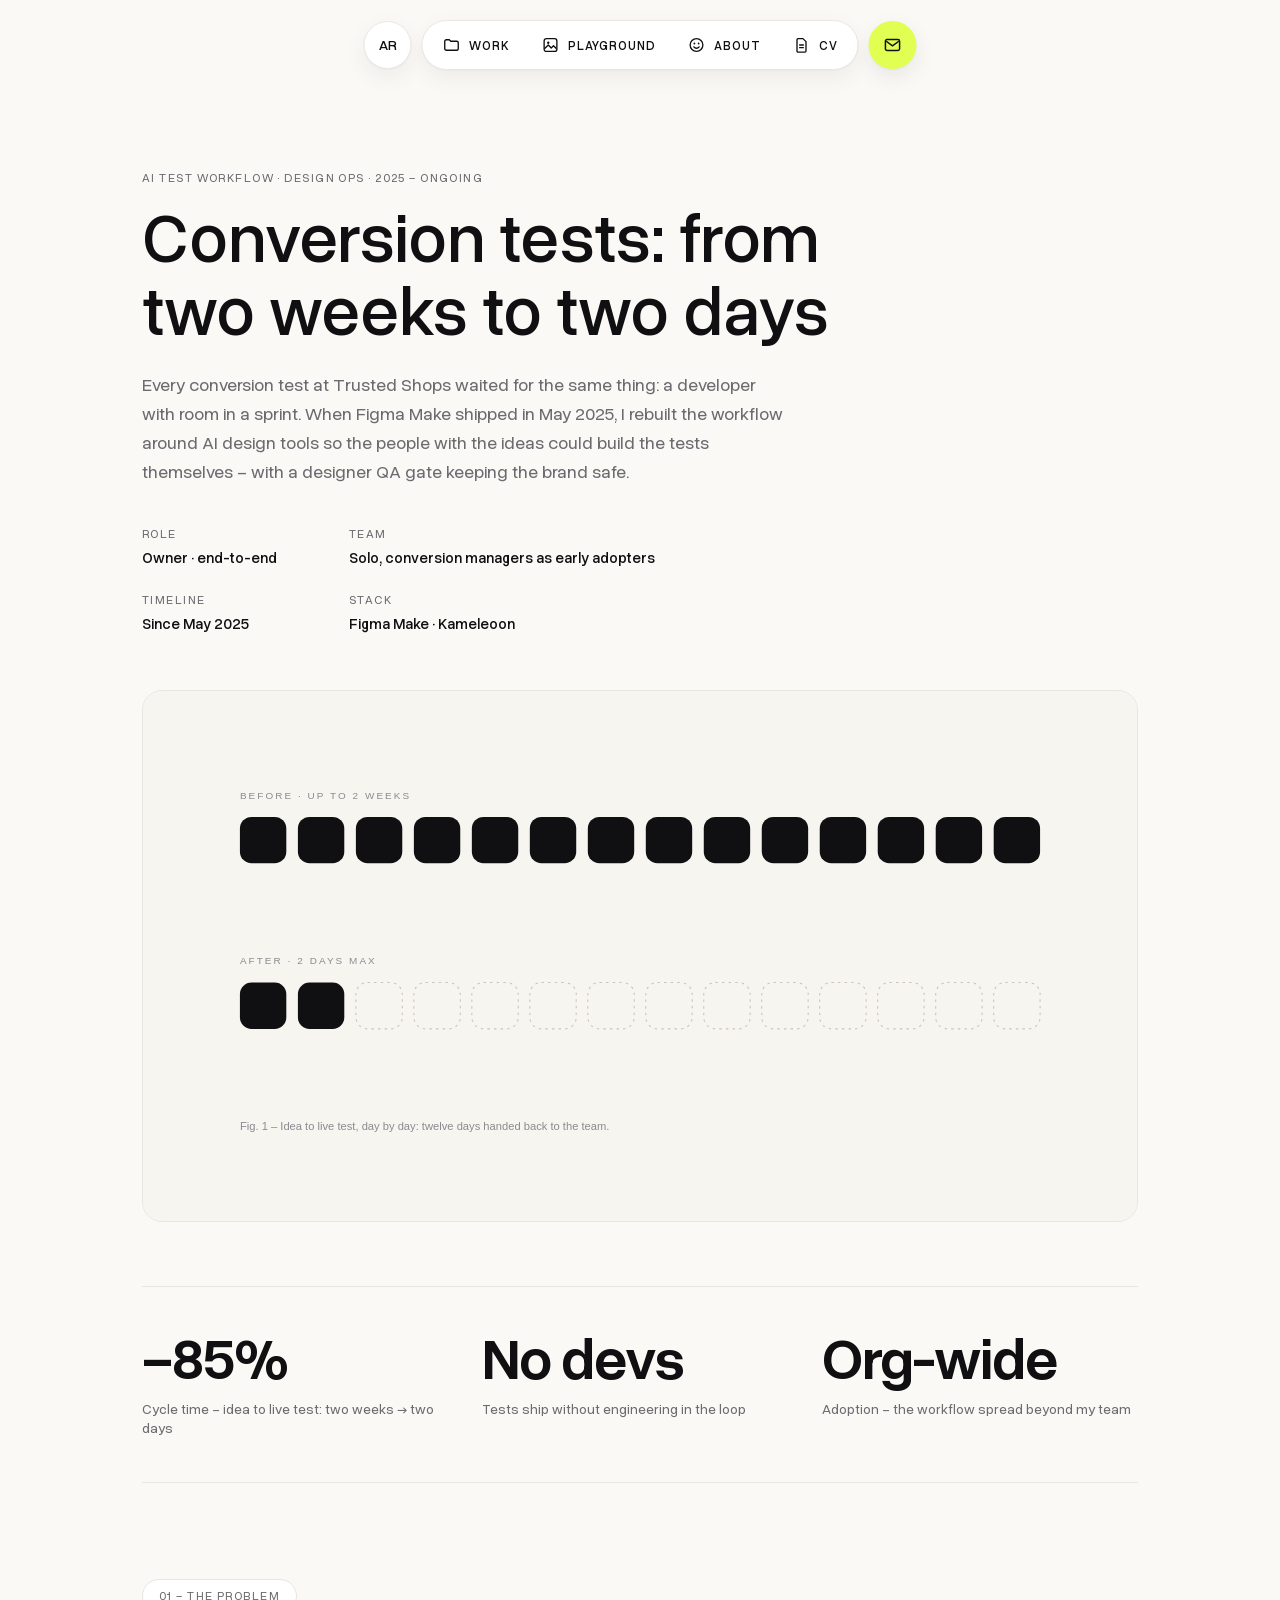
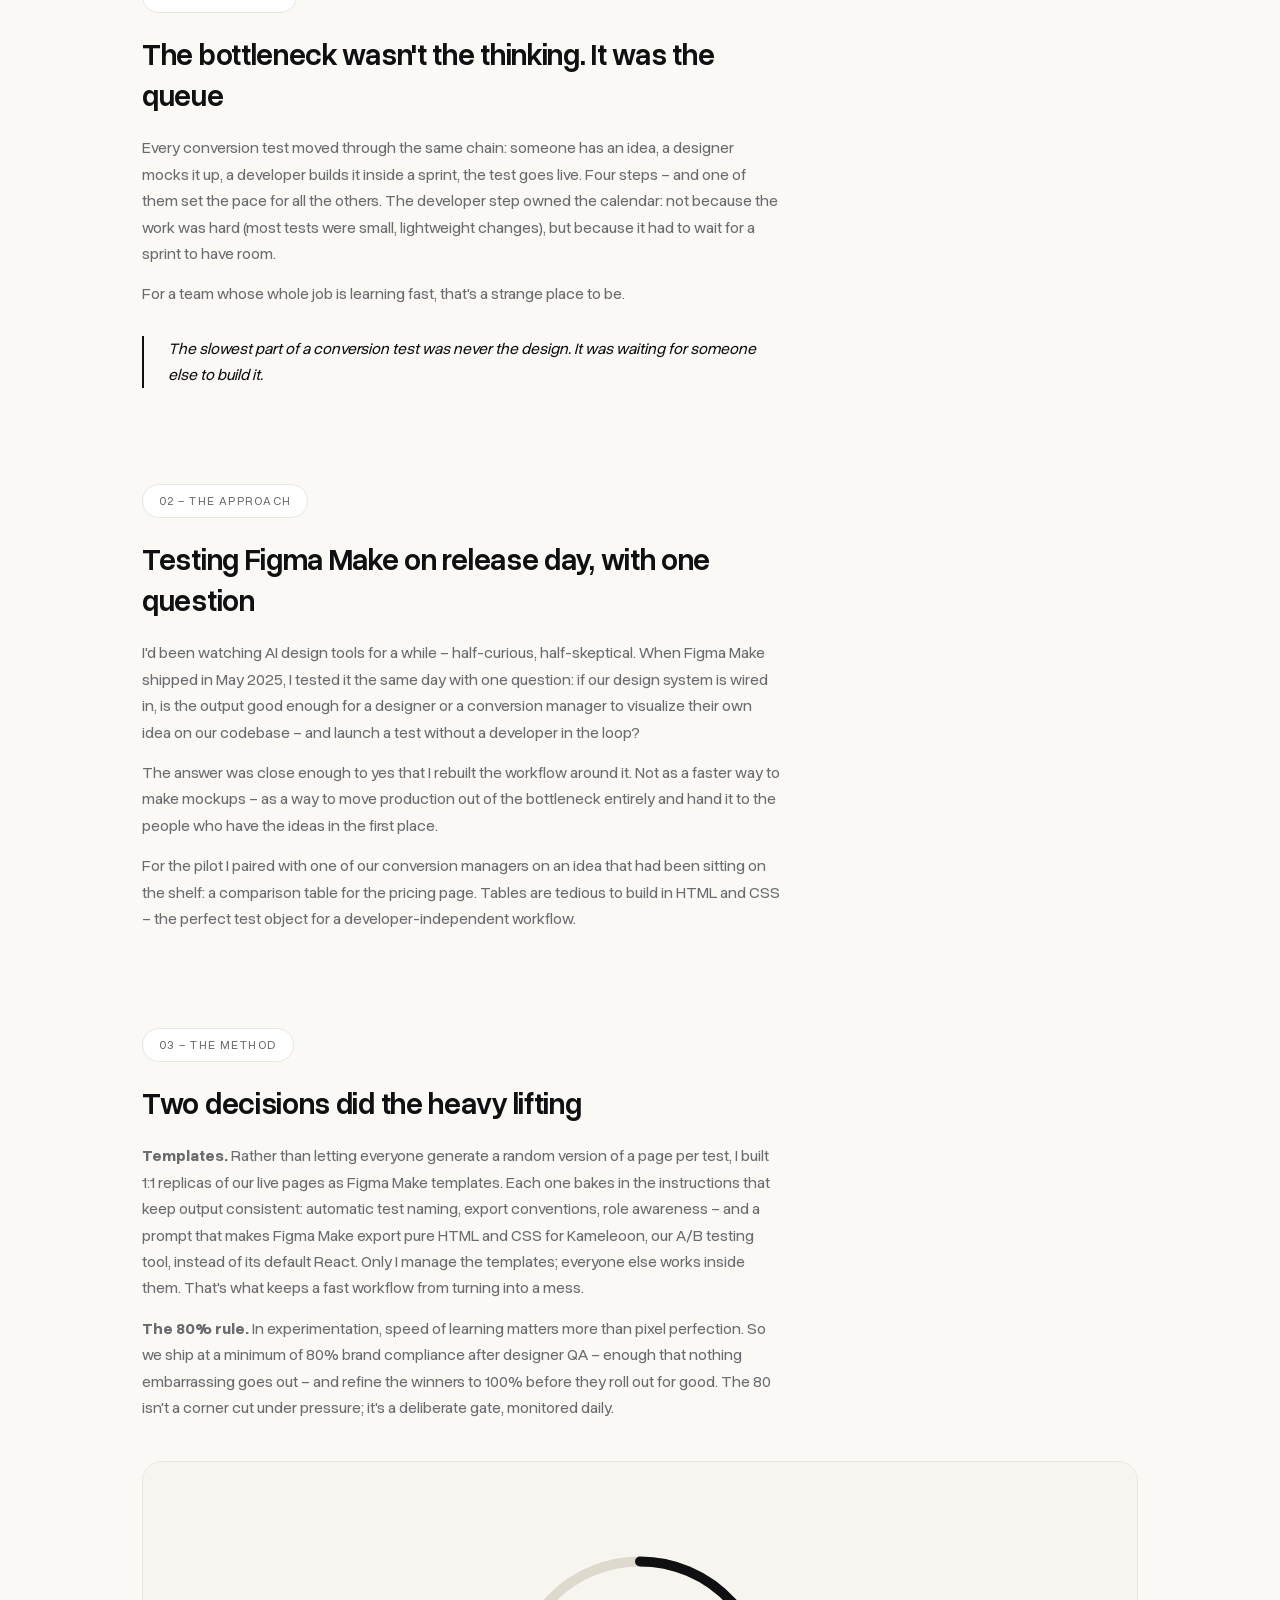
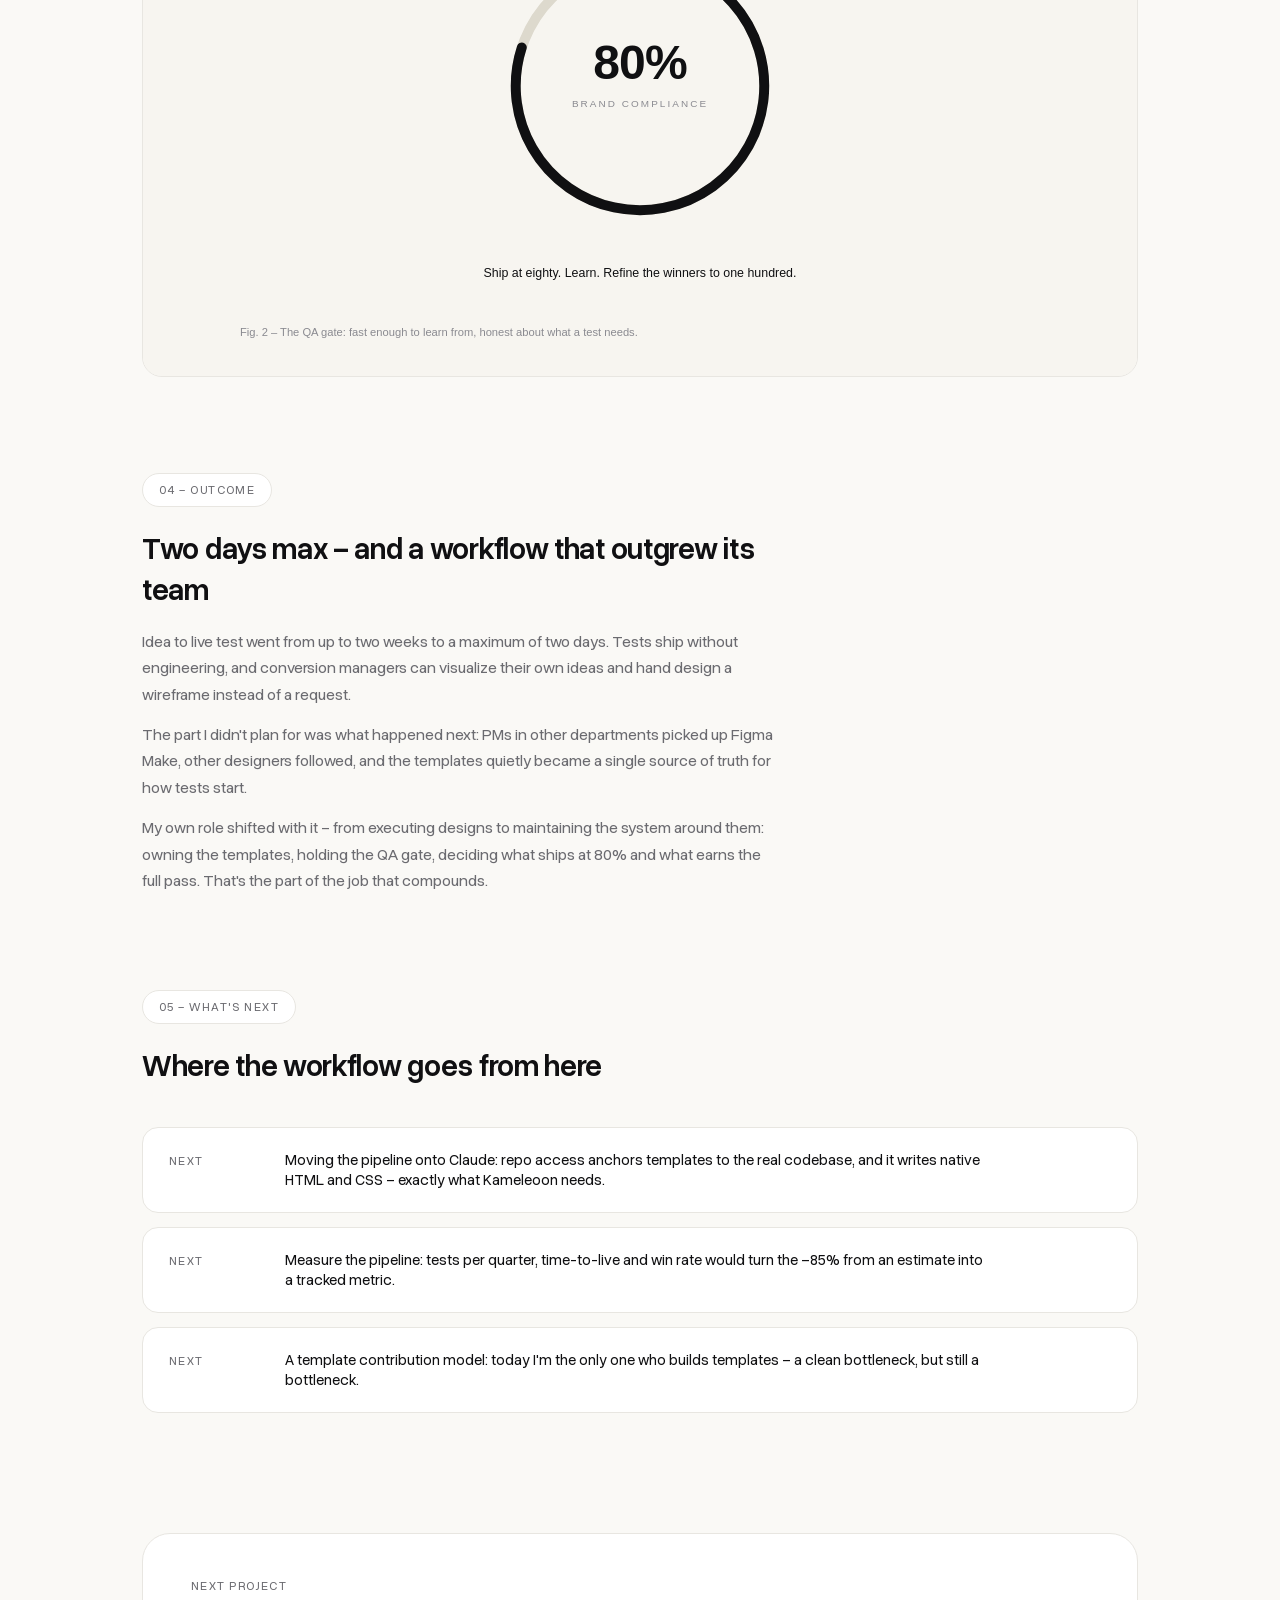
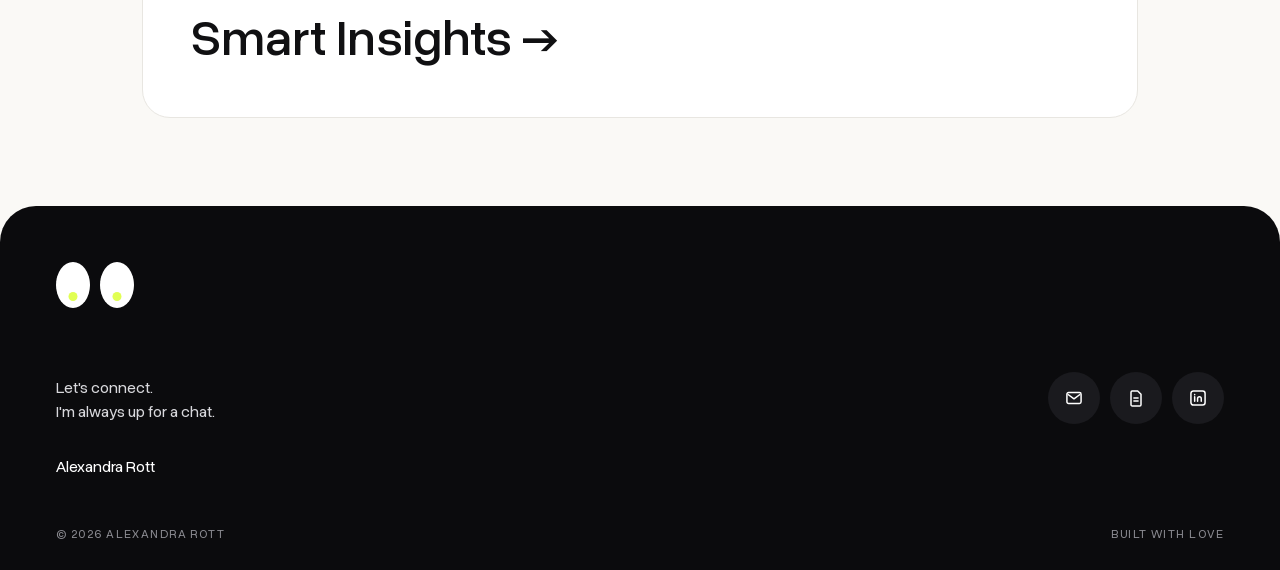
<file: case-ai-workflow.html>
<!DOCTYPE html>
<html lang="en">
<head>
  <meta charset="UTF-8">
  <meta name="viewport" content="width=device-width, initial-scale=1.0">
  <title>AI Test Workflow – Alexandra Rott</title>
  <link rel="preconnect" href="https://fonts.googleapis.com">
  <link rel="preconnect" href="https://fonts.gstatic.com" crossorigin>
  <link href="https://fonts.googleapis.com/css2?family=Instrument+Serif:ital@0;1&family=Space+Grotesk:wght@400;500;600&family=Space+Mono:wght@400;700&display=swap" rel="stylesheet">
  <link rel="stylesheet" href="css/style.css">
</head>
<body>

  <header class="site-header">
    <a class="monogram" href="index.html" aria-label="Home">AR</a>
    <nav class="nav-pill" aria-label="Main">
      <a href="index.html#work" class="nav-link is-active">
        <svg viewBox="0 0 24 24" class="nav-icon"><path d="M3 7a2 2 0 0 1 2-2h4l2 2h8a2 2 0 0 1 2 2v8a2 2 0 0 1-2 2H5a2 2 0 0 1-2-2V7z" fill="none" stroke="currentColor" stroke-width="1.8" stroke-linejoin="round"/></svg>
        Work
      </a>
      <a href="playground.html" class="nav-link">
        <svg viewBox="0 0 24 24" class="nav-icon"><rect x="3.5" y="3.5" width="17" height="17" rx="3" fill="none" stroke="currentColor" stroke-width="1.8"/><circle cx="9" cy="9" r="1.6" fill="currentColor"/><path d="M4 17l5-5 4 4 3-3 4 4" fill="none" stroke="currentColor" stroke-width="1.8" stroke-linejoin="round"/></svg>
        Playground
      </a>
      <a href="about.html" class="nav-link">
        <svg viewBox="0 0 24 24" class="nav-icon"><circle cx="12" cy="12" r="8.5" fill="none" stroke="currentColor" stroke-width="1.8"/><circle cx="9.2" cy="10" r="1.2" fill="currentColor"/><circle cx="14.8" cy="10" r="1.2" fill="currentColor"/><path d="M8.5 14.5c.9 1.2 2.1 1.8 3.5 1.8s2.6-.6 3.5-1.8" fill="none" stroke="currentColor" stroke-width="1.8" stroke-linecap="round"/></svg>
        About
      </a>
      <a href="#" class="nav-link" title="CV – coming soon">
        <svg viewBox="0 0 24 24" class="nav-icon"><path d="M7 3.5h7l4 4V20a1.5 1.5 0 0 1-1.5 1.5h-9A1.5 1.5 0 0 1 6 20V5A1.5 1.5 0 0 1 7.5 3.5z" fill="none" stroke="currentColor" stroke-width="1.8" stroke-linejoin="round"/><path d="M9.5 12h5M9.5 15.5h5" stroke="currentColor" stroke-width="1.8" stroke-linecap="round"/></svg>
        CV
      </a>
    </nav>
    <a class="mail-button" href="mailto:hello@example.com" aria-label="Email me">
      <svg viewBox="0 0 24 24"><rect x="3.5" y="5.5" width="17" height="13" rx="2" fill="none" stroke="currentColor" stroke-width="1.8"/><path d="M4.5 7.5l7.5 5.5 7.5-5.5" fill="none" stroke="currentColor" stroke-width="1.8" stroke-linejoin="round"/></svg>
    </a>
  </header>

  <main class="case">

    <!-- 1. hero -->
    <section class="case-hero">
      <p class="mono">AI Test Workflow · Design Ops · 2025 – ongoing</p>
      <h1 class="case-title serif">Conversion tests: from two weeks to two days</h1>
      <p class="case-intro">Every conversion test at Trusted Shops waited for the same thing: a developer with room in a sprint. When Figma Make shipped in May 2025, I rebuilt the workflow around AI design tools so the people with the ideas could build the tests themselves – with a designer QA gate keeping the brand safe.</p>

      <dl class="case-facts">
        <div><dt class="mono">Role</dt><dd>Owner · end-to-end</dd></div>
        <div><dt class="mono">Team</dt><dd>Solo, conversion managers as early adopters</dd></div>
        <div><dt class="mono">Timeline</dt><dd>Since May 2025</dd></div>
        <div><dt class="mono">Stack</dt><dd>Figma Make · Kameleoon</dd></div>
      </dl>
    </section>

    <!-- 2. hero figure -->
    <div class="case-media case-media-hero is-img">
      <img src="assets/aw-cycle.svg" alt="Conversion-test cycle before and after: four handoffs with a sprint queue vs. a two-day AI-assisted pipeline" loading="lazy">
    </div>

    <!-- 3. impact strip -->
    <section class="case-impact">
      <div class="impact-item">
        <p class="impact-num serif">–85%</p>
        <p class="impact-label">Cycle time – idea to live test: two weeks → two days</p>
      </div>
      <div class="impact-item">
        <p class="impact-num serif">No devs</p>
        <p class="impact-label">Tests ship without engineering in the loop</p>
      </div>
      <div class="impact-item">
        <p class="impact-num serif">Org-wide</p>
        <p class="impact-label">Adoption – the workflow spread beyond my team</p>
      </div>
    </section>

    <!-- 4. the problem -->
    <section class="case-section">
      <p class="case-kicker mono">01 – The problem</p>
      <div class="case-body">
        <h2>The bottleneck wasn't the thinking. It was the queue</h2>
        <p>Every conversion test moved through the same chain: someone has an idea, a designer mocks it up, a developer builds it inside a sprint, the test goes live. Four steps – and one of them set the pace for all the others. The developer step owned the calendar: not because the work was hard (most tests were small, lightweight changes), but because it had to wait for a sprint to have room.</p>
        <p>For a team whose whole job is learning fast, that's a strange place to be.</p>
        <p class="case-quote serif">The slowest part of a conversion test was never the design. It was waiting for someone else to build it.</p>
      </div>
    </section>

    <!-- 5. the approach -->
    <section class="case-section">
      <p class="case-kicker mono">02 – The approach</p>
      <div class="case-body">
        <h2>Testing Figma Make on release day, with one question</h2>
        <p>I'd been watching AI design tools for a while – half-curious, half-skeptical. When Figma Make shipped in May 2025, I tested it the same day with one question: if our design system is wired in, is the output good enough for a designer or a conversion manager to visualize their own idea on our codebase – and launch a test without a developer in the loop?</p>
        <p>The answer was close enough to yes that I rebuilt the workflow around it. Not as a faster way to make mockups – as a way to move production out of the bottleneck entirely and hand it to the people who have the ideas in the first place.</p>
        <p>For the pilot I paired with one of our conversion managers on an idea that had been sitting on the shelf: a comparison table for the pricing page. Tables are tedious to build in HTML and CSS – the perfect test object for a developer-independent workflow.</p>
      </div>
    </section>

    <!-- 6. the method -->
    <section class="case-section">
      <p class="case-kicker mono">03 – The method</p>
      <div class="case-body">
        <h2>Two decisions did the heavy lifting</h2>
        <p><strong>Templates.</strong> Rather than letting everyone generate a random version of a page per test, I built 1:1 replicas of our live pages as Figma Make templates. Each one bakes in the instructions that keep output consistent: automatic test naming, export conventions, role awareness – and a prompt that makes Figma Make export pure HTML and CSS for Kameleoon, our A/B testing tool, instead of its default React. Only I manage the templates; everyone else works inside them. That's what keeps a fast workflow from turning into a mess.</p>
        <p><strong>The 80% rule.</strong> In experimentation, speed of learning matters more than pixel perfection. So we ship at a minimum of 80% brand compliance after designer QA – enough that nothing embarrassing goes out – and refine the winners to 100% before they roll out for good. The 80 isn't a corner cut under pressure; it's a deliberate gate, monitored daily.</p>
      </div>
      <div class="case-media is-img">
        <img src="assets/aw-pipeline.svg" alt="The new pipeline: idea, design-system template, designer QA gate at 80% brand compliance, live test, winners refined to 100%" loading="lazy">
      </div>
    </section>

    <!-- 7. outcome -->
    <section class="case-section">
      <p class="case-kicker mono">04 – Outcome</p>
      <div class="case-body">
        <h2>Two days max – and a workflow that outgrew its team</h2>
        <p>Idea to live test went from up to two weeks to a maximum of two days. Tests ship without engineering, and conversion managers can visualize their own ideas and hand design a wireframe instead of a request.</p>
        <p>The part I didn't plan for was what happened next: PMs in other departments picked up Figma Make, other designers followed, and the templates quietly became a single source of truth for how tests start.</p>
        <p>My own role shifted with it – from executing designs to maintaining the system around them: owning the templates, holding the QA gate, deciding what ships at 80% and what earns the full pass. That's the part of the job that compounds.</p>
      </div>
    </section>

    <!-- 8. limitations & next -->
    <section class="case-section">
      <p class="case-kicker mono">05 – What's next</p>
      <div class="case-body">
        <h2>Where the workflow goes from here</h2>
      </div>
      <div class="experiments">
        <div class="experiment-row">
          <p class="mono">Next</p>
          <p>Moving the pipeline onto Claude: repo access anchors templates to the real codebase, and it writes native HTML and CSS – exactly what Kameleoon needs.</p>
        </div>
        <div class="experiment-row">
          <p class="mono">Next</p>
          <p>Measure the pipeline: tests per quarter, time-to-live and win rate would turn the –85% from an estimate into a tracked metric.</p>
        </div>
        <div class="experiment-row">
          <p class="mono">Next</p>
          <p>A template contribution model: today I'm the only one who builds templates – a clean bottleneck, but still a bottleneck.</p>
        </div>
      </div>
    </section>

    <!-- 9. next project -->
    <a class="case-next" href="case-smart-insights.html">
      <p class="mono">Next project</p>
      <p class="case-next-name serif">Smart Insights →</p>
    </a>

  </main>

  <footer class="site-footer">
    <div class="eyes" aria-hidden="true">
      <span class="eye"><span class="pupil"></span></span>
      <span class="eye"><span class="pupil"></span></span>
    </div>
    <div class="footer-row">
      <p class="footer-note">Let's connect.<br>I'm always up for a chat.</p>
      <div class="footer-actions">
        <a class="icon-button" href="mailto:hello@example.com" aria-label="Email">
          <svg viewBox="0 0 24 24"><rect x="3.5" y="5.5" width="17" height="13" rx="2" fill="none" stroke="currentColor" stroke-width="1.8"/><path d="M4.5 7.5l7.5 5.5 7.5-5.5" fill="none" stroke="currentColor" stroke-width="1.8" stroke-linejoin="round"/></svg>
        </a>
        <a class="icon-button" href="#" aria-label="CV – coming soon">
          <svg viewBox="0 0 24 24"><path d="M7 3.5h7l4 4V20a1.5 1.5 0 0 1-1.5 1.5h-9A1.5 1.5 0 0 1 6 20V5A1.5 1.5 0 0 1 7.5 3.5z" fill="none" stroke="currentColor" stroke-width="1.8" stroke-linejoin="round"/><path d="M9.5 12h5M9.5 15.5h5" stroke="currentColor" stroke-width="1.8" stroke-linecap="round"/></svg>
        </a>
        <a class="icon-button" href="#" aria-label="LinkedIn – add link">
          <svg viewBox="0 0 24 24"><rect x="3.5" y="3.5" width="17" height="17" rx="3" fill="none" stroke="currentColor" stroke-width="1.8"/><path d="M8 10.5V16M8 7.8v.2M11.5 16v-3.2a2.2 2.2 0 0 1 4.4 0V16" fill="none" stroke="currentColor" stroke-width="1.8" stroke-linecap="round"/></svg>
        </a>
      </div>
    </div>
    <p class="footer-name serif">Alexandra Rott</p>
    <div class="footer-bottom mono">
      <span>© 2026 Alexandra Rott</span>
      <span>Built with love</span>
    </div>
  </footer>

  <script data-goatcounter="https://alexproduct.goatcounter.com/count"
          async src="//gc.zgo.at/count.js"></script>
</body>
</html>
</file>
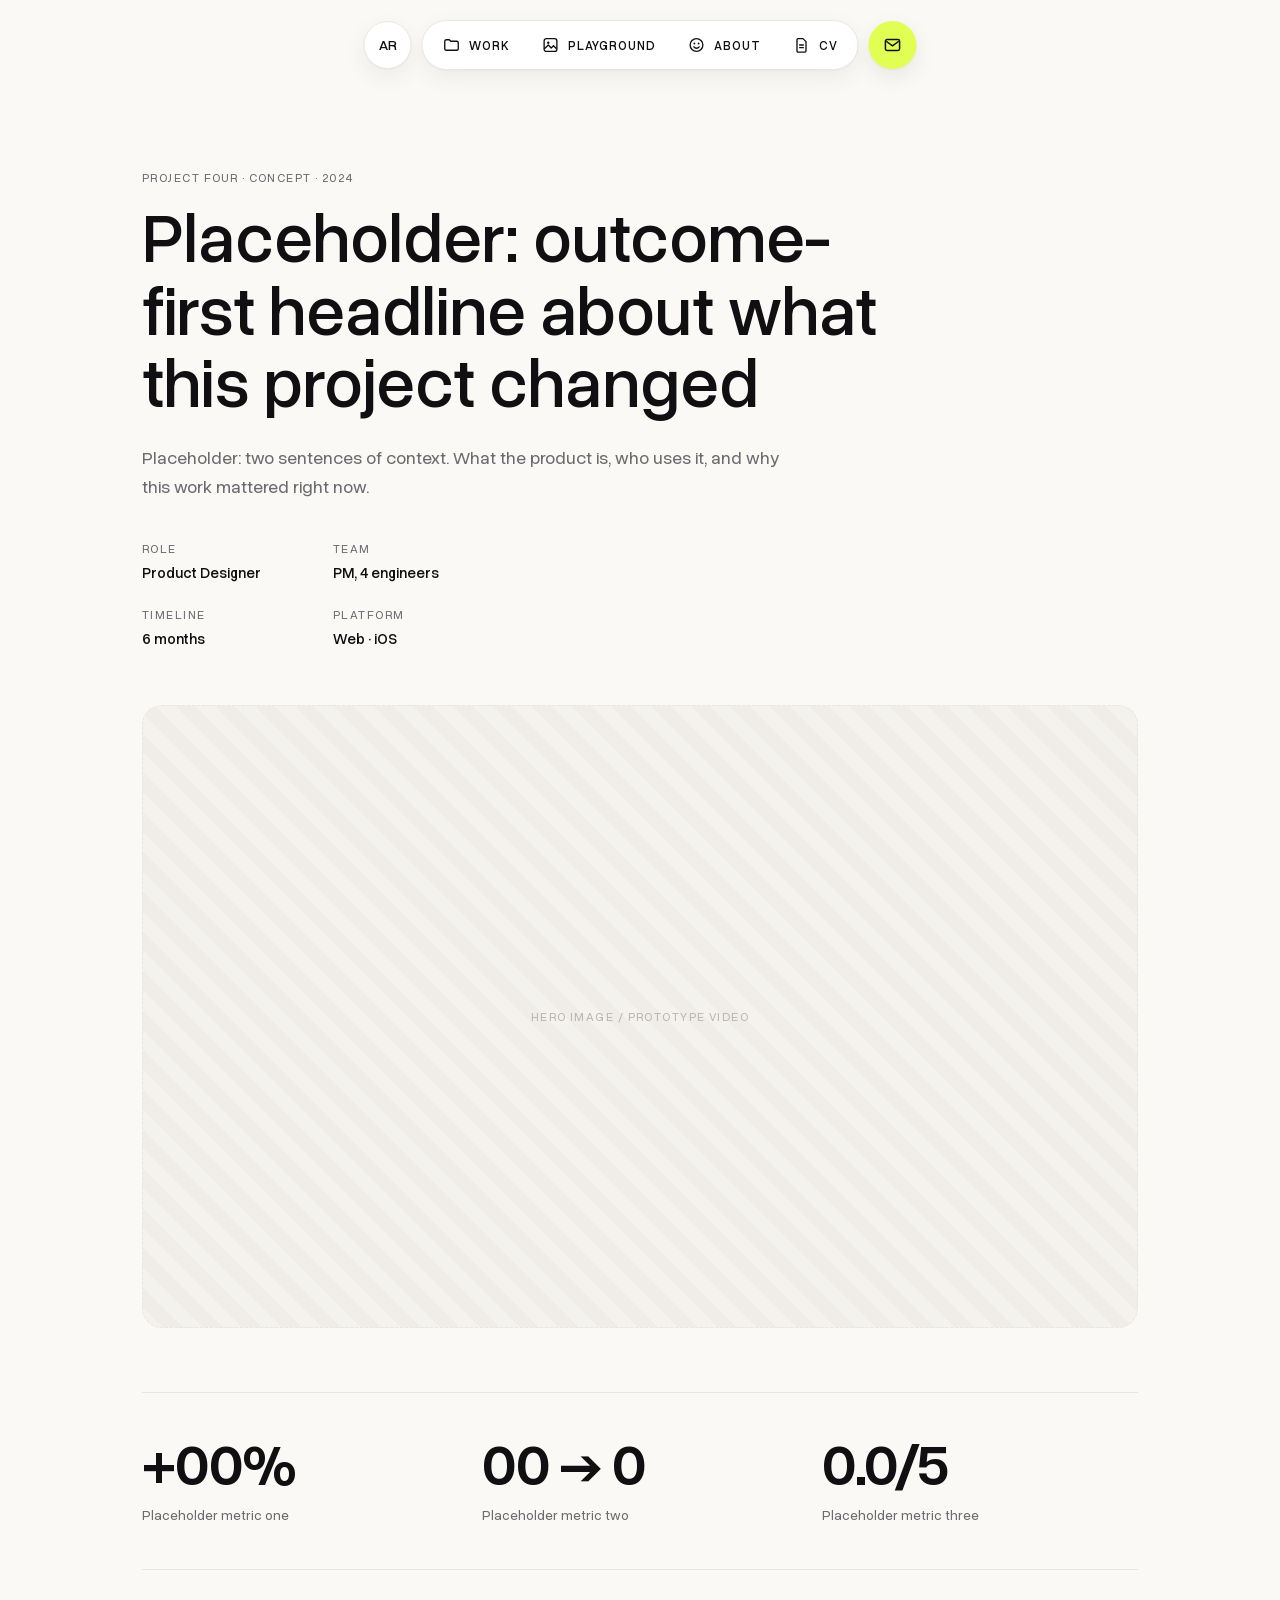
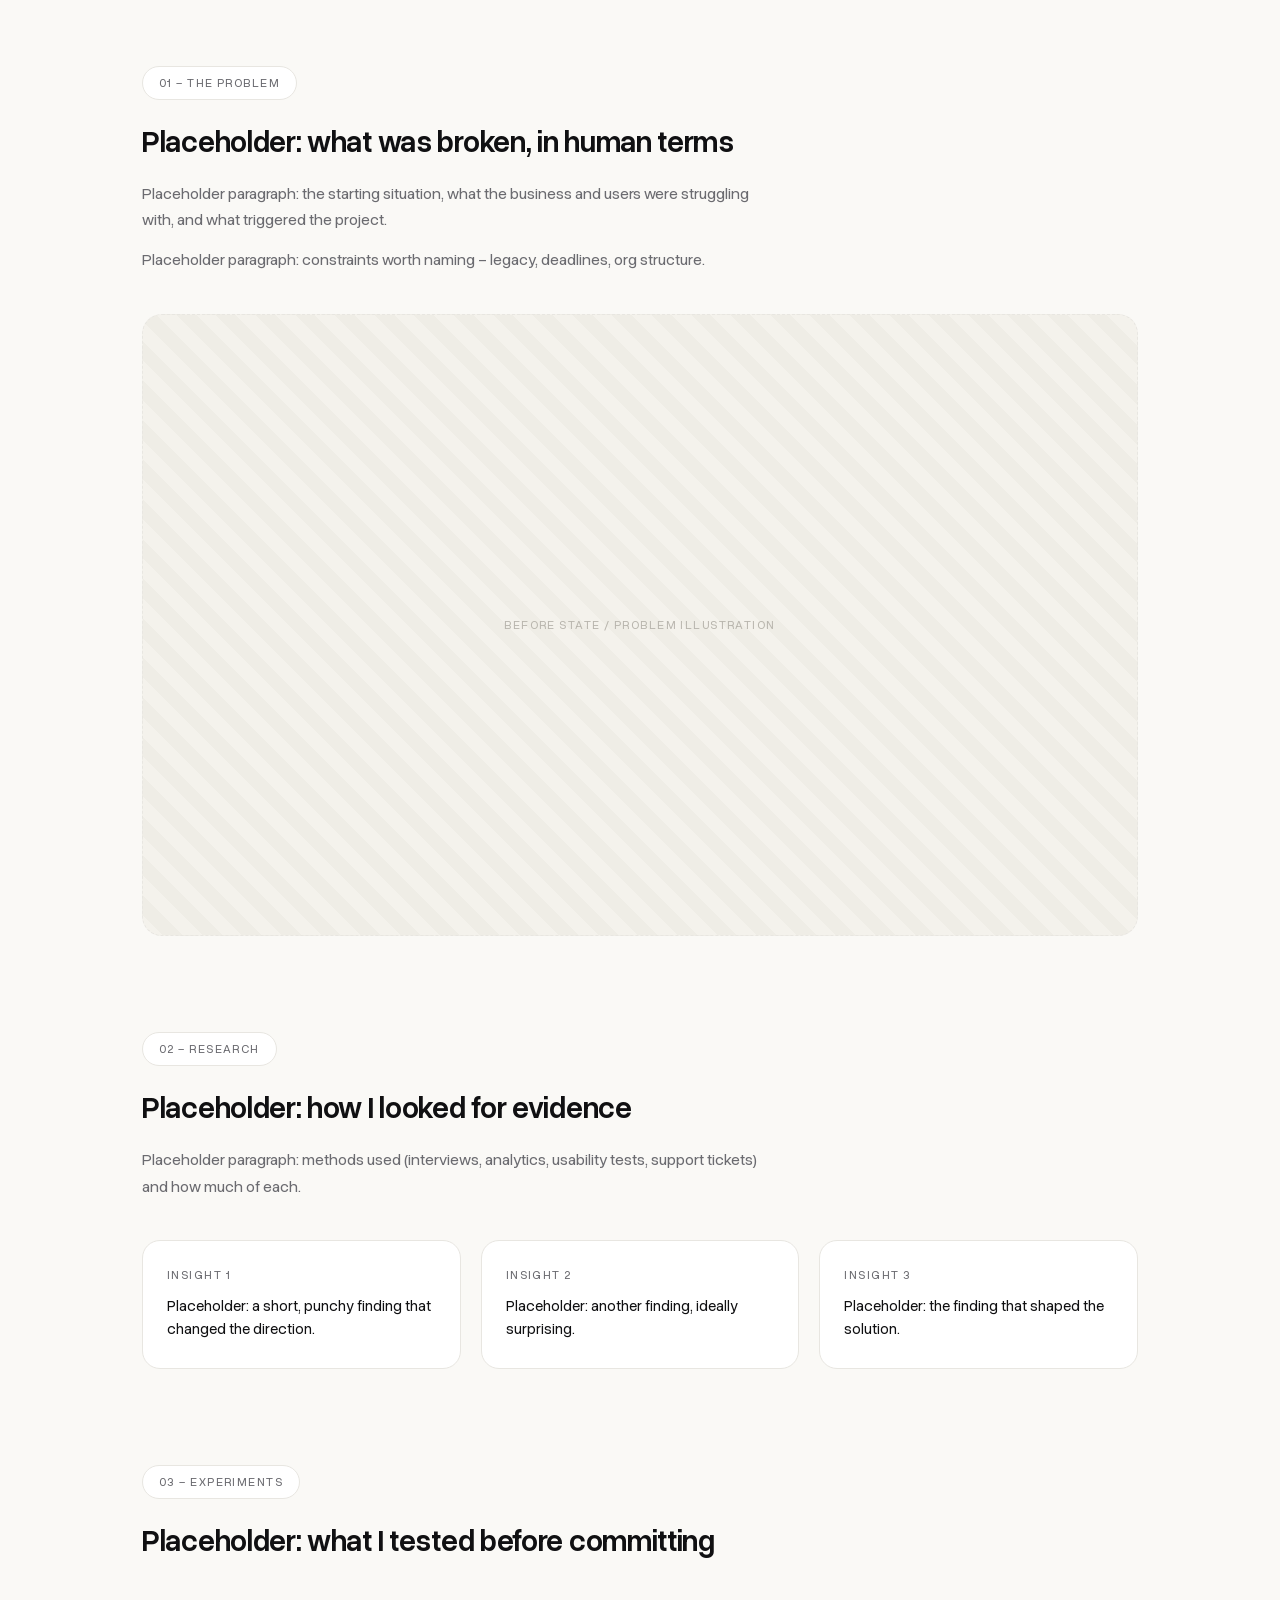
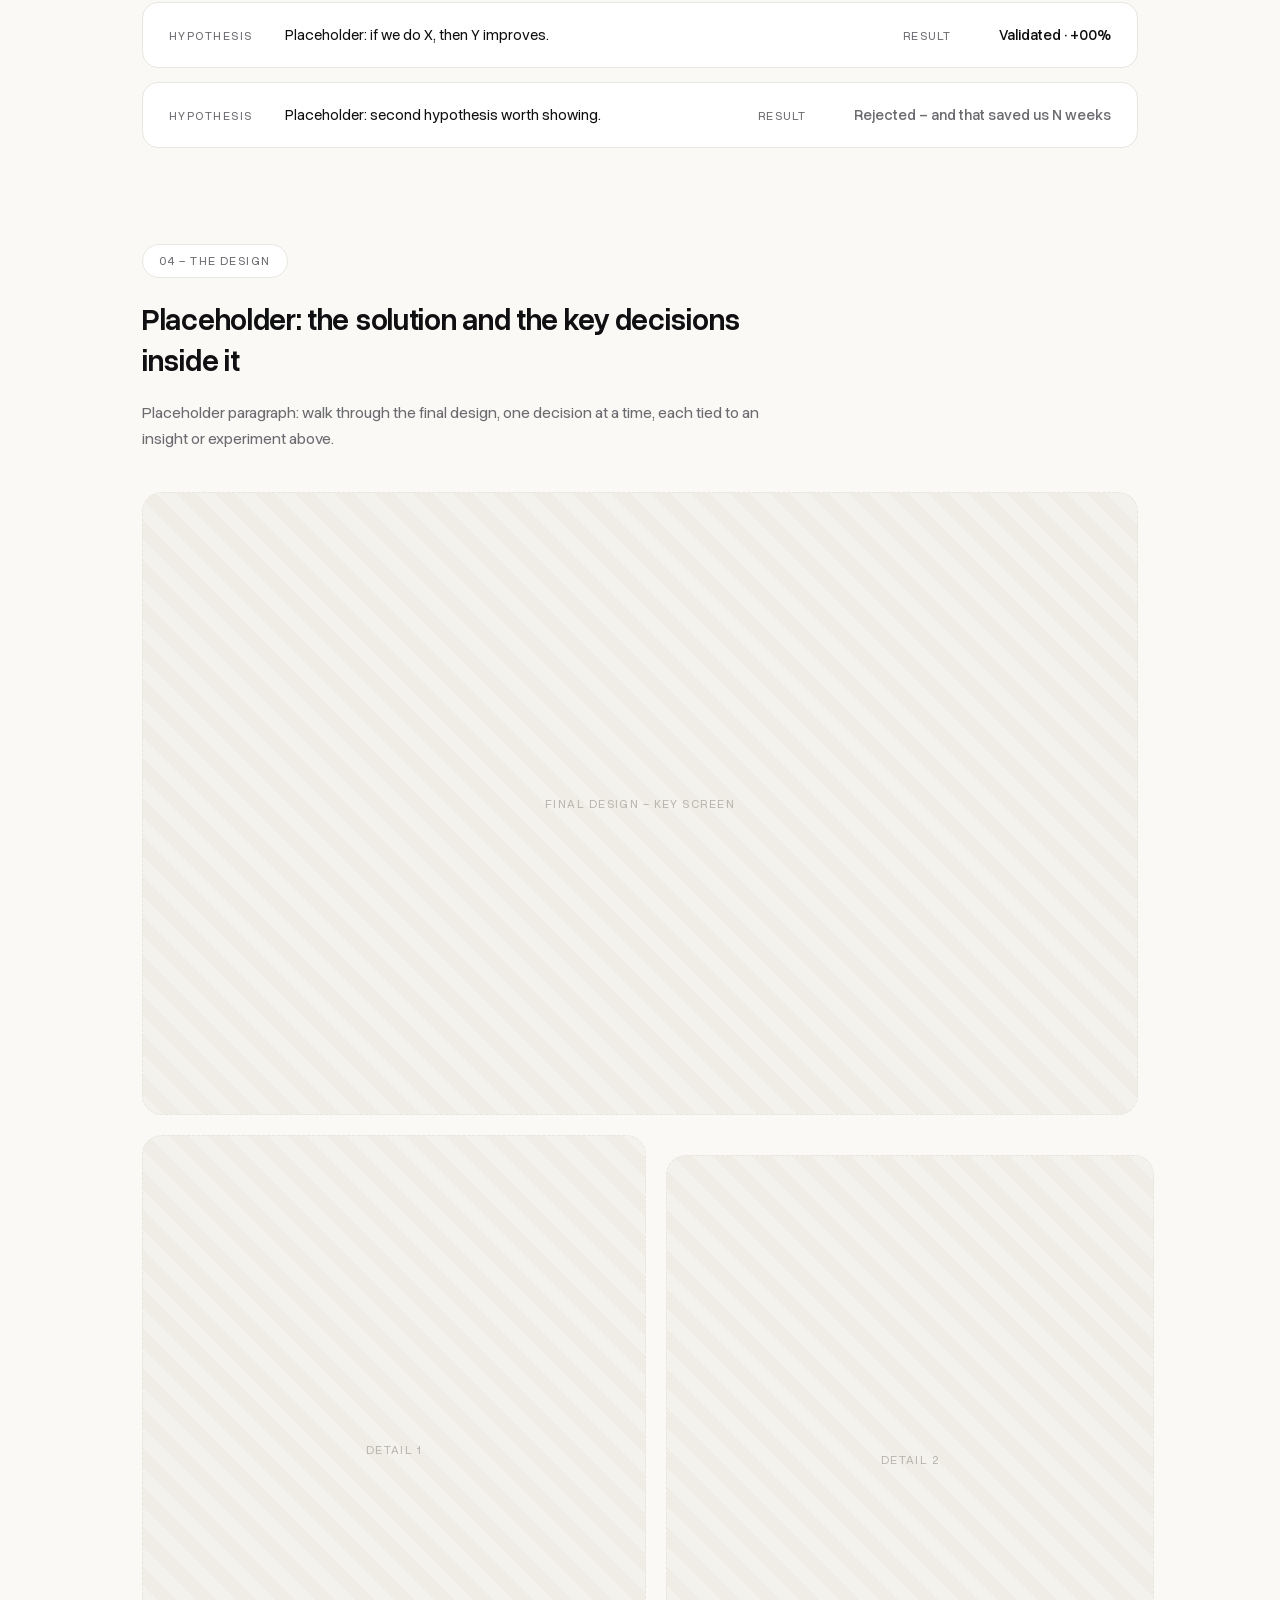
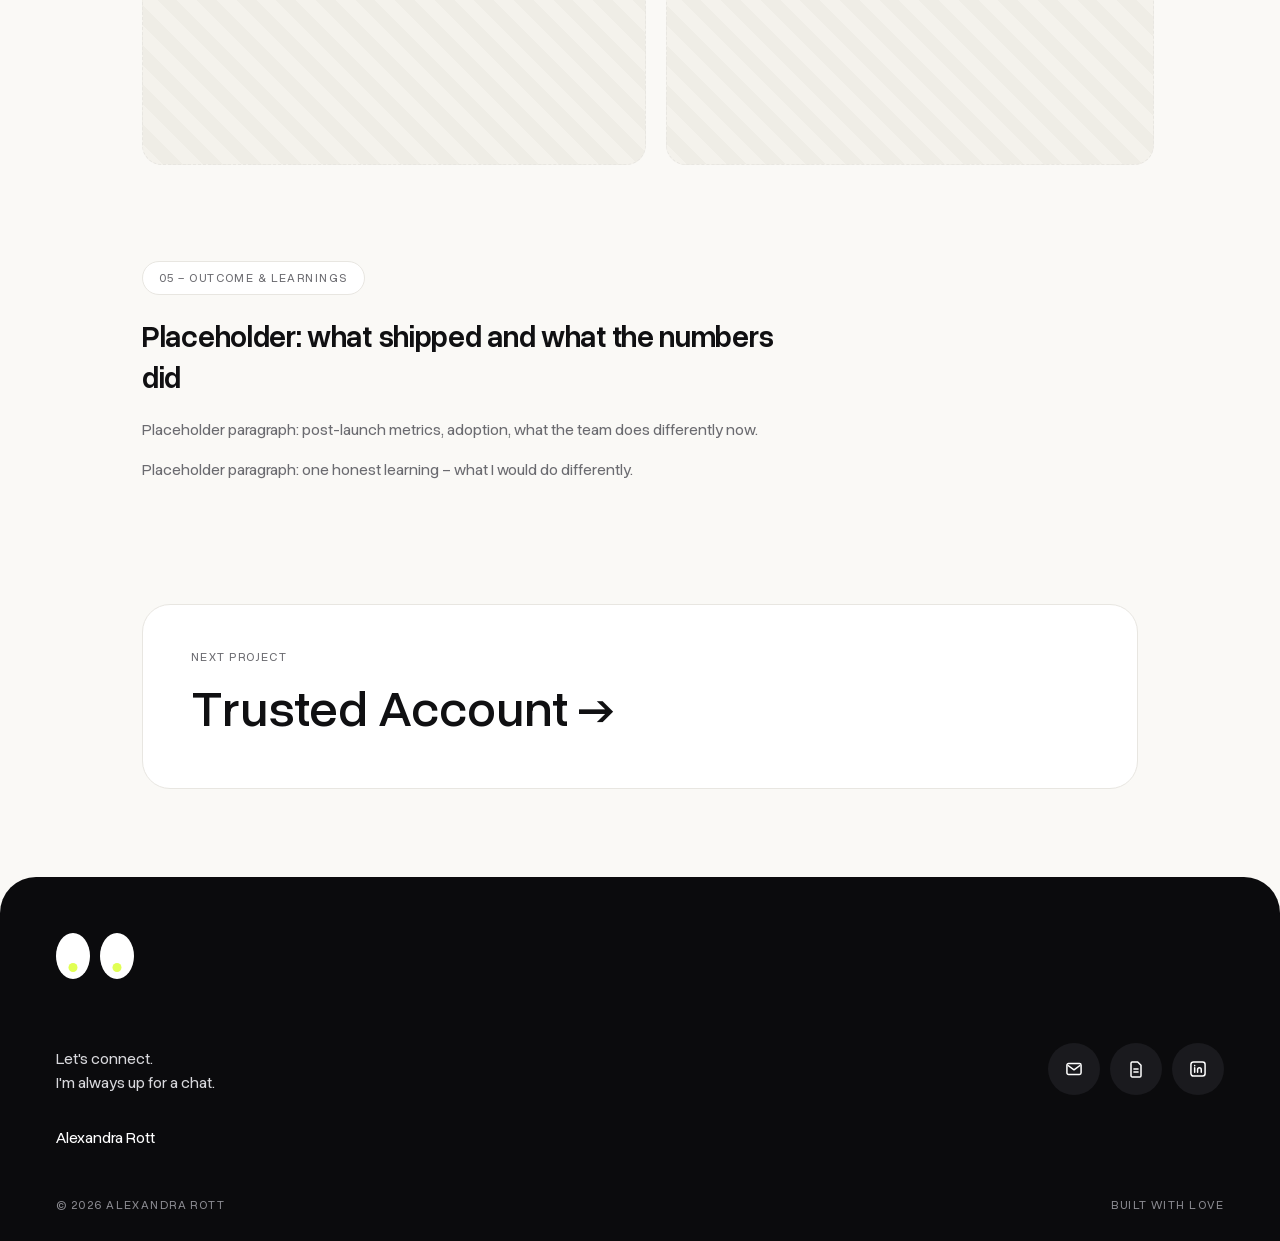
<file: case-project-four.html>
<!DOCTYPE html>
<html lang="en">
<head>
  <meta charset="UTF-8">
  <meta name="viewport" content="width=device-width, initial-scale=1.0">
  <title>Project Four – Alexandra Rott</title>
  <link rel="preconnect" href="https://fonts.googleapis.com">
  <link rel="preconnect" href="https://fonts.gstatic.com" crossorigin>
  <link href="https://fonts.googleapis.com/css2?family=Instrument+Serif:ital@0;1&family=Space+Grotesk:wght@400;500;600&family=Space+Mono:wght@400;700&display=swap" rel="stylesheet">
  <link rel="stylesheet" href="css/style.css">
</head>
<body>

  <header class="site-header">
    <a class="monogram" href="index.html" aria-label="Home">AR</a>
    <nav class="nav-pill" aria-label="Main">
      <a href="index.html#work" class="nav-link is-active">
        <svg viewBox="0 0 24 24" class="nav-icon"><path d="M3 7a2 2 0 0 1 2-2h4l2 2h8a2 2 0 0 1 2 2v8a2 2 0 0 1-2 2H5a2 2 0 0 1-2-2V7z" fill="none" stroke="currentColor" stroke-width="1.8" stroke-linejoin="round"/></svg>
        Work
      </a>
      <a href="playground.html" class="nav-link">
        <svg viewBox="0 0 24 24" class="nav-icon"><rect x="3.5" y="3.5" width="17" height="17" rx="3" fill="none" stroke="currentColor" stroke-width="1.8"/><circle cx="9" cy="9" r="1.6" fill="currentColor"/><path d="M4 17l5-5 4 4 3-3 4 4" fill="none" stroke="currentColor" stroke-width="1.8" stroke-linejoin="round"/></svg>
        Playground
      </a>
      <a href="about.html" class="nav-link">
        <svg viewBox="0 0 24 24" class="nav-icon"><circle cx="12" cy="12" r="8.5" fill="none" stroke="currentColor" stroke-width="1.8"/><circle cx="9.2" cy="10" r="1.2" fill="currentColor"/><circle cx="14.8" cy="10" r="1.2" fill="currentColor"/><path d="M8.5 14.5c.9 1.2 2.1 1.8 3.5 1.8s2.6-.6 3.5-1.8" fill="none" stroke="currentColor" stroke-width="1.8" stroke-linecap="round"/></svg>
        About
      </a>
      <a href="#" class="nav-link" title="CV – coming soon">
        <svg viewBox="0 0 24 24" class="nav-icon"><path d="M7 3.5h7l4 4V20a1.5 1.5 0 0 1-1.5 1.5h-9A1.5 1.5 0 0 1 6 20V5A1.5 1.5 0 0 1 7.5 3.5z" fill="none" stroke="currentColor" stroke-width="1.8" stroke-linejoin="round"/><path d="M9.5 12h5M9.5 15.5h5" stroke="currentColor" stroke-width="1.8" stroke-linecap="round"/></svg>
        CV
      </a>
    </nav>
    <a class="mail-button" href="mailto:hello@example.com" aria-label="Email me">
      <svg viewBox="0 0 24 24"><rect x="3.5" y="5.5" width="17" height="13" rx="2" fill="none" stroke="currentColor" stroke-width="1.8"/><path d="M4.5 7.5l7.5 5.5 7.5-5.5" fill="none" stroke="currentColor" stroke-width="1.8" stroke-linejoin="round"/></svg>
    </a>
  </header>

  <main class="case">

    <!-- 1. hero: label, outcome headline, context line -->
    <section class="case-hero">
      <p class="mono">Project Four · Concept · 2024</p>
      <h1 class="case-title serif">Placeholder: outcome-first headline about what this project changed</h1>
      <p class="case-intro">Placeholder: two sentences of context. What the product is, who uses it, and why this work mattered right now.</p>

      <dl class="case-facts">
        <div><dt class="mono">Role</dt><dd>Product Designer</dd></div>
        <div><dt class="mono">Team</dt><dd>PM, 4 engineers</dd></div>
        <div><dt class="mono">Timeline</dt><dd>6 months</dd></div>
        <div><dt class="mono">Platform</dt><dd>Web · iOS</dd></div>
      </dl>
    </section>

    <!-- 2. hero image -->
    <div class="case-media case-media-hero"><span>Hero image / prototype video</span></div>

    <!-- 3. impact strip -->
    <section class="case-impact">
      <div class="impact-item">
        <p class="impact-num serif">+00%</p>
        <p class="impact-label">Placeholder metric one</p>
      </div>
      <div class="impact-item">
        <p class="impact-num serif">00 → 0</p>
        <p class="impact-label">Placeholder metric two</p>
      </div>
      <div class="impact-item">
        <p class="impact-num serif">0.0/5</p>
        <p class="impact-label">Placeholder metric three</p>
      </div>
    </section>

    <!-- 4. context / problem -->
    <section class="case-section">
      <p class="case-kicker mono">01 – The problem</p>
      <div class="case-body">
        <h2>Placeholder: what was broken, in human terms</h2>
        <p>Placeholder paragraph: the starting situation, what the business and users were struggling with, and what triggered the project.</p>
        <p>Placeholder paragraph: constraints worth naming – legacy, deadlines, org structure.</p>
      </div>
      <div class="case-media"><span>Before state / problem illustration</span></div>
    </section>

    <!-- 5. research -->
    <section class="case-section">
      <p class="case-kicker mono">02 – Research</p>
      <div class="case-body">
        <h2>Placeholder: how I looked for evidence</h2>
        <p>Placeholder paragraph: methods used (interviews, analytics, usability tests, support tickets) and how much of each.</p>
      </div>
      <div class="insights">
        <div class="insight-card">
          <p class="mono">Insight 1</p>
          <p>Placeholder: a short, punchy finding that changed the direction.</p>
        </div>
        <div class="insight-card">
          <p class="mono">Insight 2</p>
          <p>Placeholder: another finding, ideally surprising.</p>
        </div>
        <div class="insight-card">
          <p class="mono">Insight 3</p>
          <p>Placeholder: the finding that shaped the solution.</p>
        </div>
      </div>
    </section>

    <!-- 6. experiments -->
    <section class="case-section">
      <p class="case-kicker mono">03 – Experiments</p>
      <div class="case-body">
        <h2>Placeholder: what I tested before committing</h2>
      </div>
      <div class="experiments">
        <div class="experiment-row">
          <p class="mono">Hypothesis</p>
          <p>Placeholder: if we do X, then Y improves.</p>
          <p class="mono">Result</p>
          <p class="experiment-result">Validated · +00%</p>
        </div>
        <div class="experiment-row">
          <p class="mono">Hypothesis</p>
          <p>Placeholder: second hypothesis worth showing.</p>
          <p class="mono">Result</p>
          <p class="experiment-result is-failed">Rejected – and that saved us N weeks</p>
        </div>
      </div>
    </section>

    <!-- 7. solution -->
    <section class="case-section">
      <p class="case-kicker mono">04 – The design</p>
      <div class="case-body">
        <h2>Placeholder: the solution and the key decisions inside it</h2>
        <p>Placeholder paragraph: walk through the final design, one decision at a time, each tied to an insight or experiment above.</p>
      </div>
      <div class="case-media"><span>Final design – key screen</span></div>
      <div class="case-media-pair">
        <div class="case-media"><span>Detail 1</span></div>
        <div class="case-media"><span>Detail 2</span></div>
      </div>
    </section>

    <!-- 8. outcome -->
    <section class="case-section">
      <p class="case-kicker mono">05 – Outcome & learnings</p>
      <div class="case-body">
        <h2>Placeholder: what shipped and what the numbers did</h2>
        <p>Placeholder paragraph: post-launch metrics, adoption, what the team does differently now.</p>
        <p>Placeholder paragraph: one honest learning – what I would do differently.</p>
      </div>
    </section>

    <!-- 9. next project -->
    <a class="case-next" href="case-trusted-account.html">
      <p class="mono">Next project</p>
      <p class="case-next-name serif">Trusted Account →</p>
    </a>

  </main>

  <footer class="site-footer">
    <div class="eyes" aria-hidden="true">
      <span class="eye"><span class="pupil"></span></span>
      <span class="eye"><span class="pupil"></span></span>
    </div>
    <div class="footer-row">
      <p class="footer-note">Let's connect.<br>I'm always up for a chat.</p>
      <div class="footer-actions">
        <a class="icon-button" href="mailto:hello@example.com" aria-label="Email">
          <svg viewBox="0 0 24 24"><rect x="3.5" y="5.5" width="17" height="13" rx="2" fill="none" stroke="currentColor" stroke-width="1.8"/><path d="M4.5 7.5l7.5 5.5 7.5-5.5" fill="none" stroke="currentColor" stroke-width="1.8" stroke-linejoin="round"/></svg>
        </a>
        <a class="icon-button" href="#" aria-label="CV – coming soon">
          <svg viewBox="0 0 24 24"><path d="M7 3.5h7l4 4V20a1.5 1.5 0 0 1-1.5 1.5h-9A1.5 1.5 0 0 1 6 20V5A1.5 1.5 0 0 1 7.5 3.5z" fill="none" stroke="currentColor" stroke-width="1.8" stroke-linejoin="round"/><path d="M9.5 12h5M9.5 15.5h5" stroke="currentColor" stroke-width="1.8" stroke-linecap="round"/></svg>
        </a>
        <a class="icon-button" href="#" aria-label="LinkedIn – add link">
          <svg viewBox="0 0 24 24"><rect x="3.5" y="3.5" width="17" height="17" rx="3" fill="none" stroke="currentColor" stroke-width="1.8"/><path d="M8 10.5V16M8 7.8v.2M11.5 16v-3.2a2.2 2.2 0 0 1 4.4 0V16" fill="none" stroke="currentColor" stroke-width="1.8" stroke-linecap="round"/></svg>
        </a>
      </div>
    </div>
    <p class="footer-name serif">Alexandra Rott</p>
    <div class="footer-bottom mono">
      <span>© 2026 Alexandra Rott</span>
      <span>Built with love</span>
    </div>
  </footer>

  <script data-goatcounter="https://alexproduct.goatcounter.com/count"
          async src="//gc.zgo.at/count.js"></script>
</body>
</html>
</file>
<file: css/style.css>
/* ============ fonts ============ */
/* Golften Demo is picked up from the locally installed demo font
   (local() only - no font files shipped). Visitors without it fall
   back to Instrument Serif. NOTE: buy a license before wide sharing. */
@font-face {
  font-family: "Golften";
  src: local("Golften Demo Regular"), local("GolftenDemo-Regular");
  font-weight: 400;
  font-style: normal;
}

/* ============ base ============ */
@font-face {
  font-family: "Overused Grotesk";
  src: url("../fonts/OverusedGrotesk-VF.woff2") format("woff2-variations");
  font-weight: 100 900;
  font-style: normal;
  font-display: swap;
}

:root {
  --bg: #FAF9F6;
  --ink: #101012;
  --ink-soft: #6b6b70;
  --card: #ffffff;
  --line: #e8e6e1;
  --yellow: #FFD447;
  --coral: #F07048;
  --sky: #8FC7F2;
  --mint: #7FDDAF;
  --pink: #F7C8DC;
  --lime: #CDEB8B;
  --lilac: #CDBBF7;
  --radius-card: 28px;
  --font-display: "Golften", "Instrument Serif", Georgia, serif;
  --font-sans: "Overused Grotesk", "Instrument Sans", system-ui, -apple-system, sans-serif;
  --font-serif: "Overused Grotesk", "Instrument Sans", system-ui, -apple-system, sans-serif;
  --font-mono: "Overused Grotesk", "Instrument Sans", system-ui, -apple-system, sans-serif;
}

* { margin: 0; padding: 0; box-sizing: border-box; }

html { scroll-behavior: smooth; }

body {
  font-family: var(--font-sans);
  background: var(--bg);
  color: var(--ink);
  -webkit-font-smoothing: antialiased;
}

.serif { font-family: var(--font-serif); font-weight: 400; }
.mono {
  font-family: var(--font-mono);
  font-size: 12px;
  letter-spacing: 0.12em;
  text-transform: uppercase;
  color: var(--ink-soft);
}

a { color: inherit; text-decoration: none; }

/* ============ header ============ */
.site-header {
  position: fixed;
  top: 20px;
  left: 50%;
  transform: translateX(-50%);
  display: flex;
  align-items: center;
  gap: 10px;
  z-index: 100;
}

.monogram {
  width: 48px;
  height: 48px;
  border-radius: 50%;
  background: var(--card);
  border: 1px solid var(--line);
  display: grid;
  place-items: center;
  font-family: var(--font-mono);
  font-size: 14px;
  font-weight: 500;
  box-shadow: 0 1px 2px rgba(16, 16, 18, 0.04), 0 8px 24px rgba(16, 16, 18, 0.06);
  transition: transform 0.2s;
}
.wordmark {
  font-family: var(--font-mono);
  font-size: 13px;
  font-weight: 500;
  letter-spacing: 0.08em;
  text-transform: uppercase;
  color: var(--ink);
  white-space: nowrap;
  align-self: center;
}

.monogram:hover { transform: scale(1.08) rotate(-6deg); }

.nav-pill {
  display: flex;
  align-items: center;
  gap: 4px;
  background: var(--card);
  border: 1px solid var(--line);
  border-radius: 999px;
  padding: 6px;
  box-shadow: 0 1px 2px rgba(16, 16, 18, 0.04), 0 8px 24px rgba(16, 16, 18, 0.06);
}

.nav-link {
  display: flex;
  align-items: center;
  gap: 8px;
  font-family: var(--font-mono);
  font-size: 12.5px;
  font-weight: 500;
  letter-spacing: 0.08em;
  text-transform: uppercase;
  padding: 9px 14px;
  border-radius: 999px;
  transition: background 0.2s;
}

.nav-link:hover { background: #f1efe9; }
/* Playground temporarily hidden (all screens) */
.nav-hide-mobile { display: none; }

.nav-icon { width: 18px; height: 18px; }

/* disabled items with a "coming soon" cursor pill */
.coming-soon { cursor: default; }

.coming-soon-tip {
  position: fixed;
  z-index: 200;
  display: inline-flex;
  align-items: center;
  gap: 7px;
  padding: 9px 15px;
  border-radius: 999px;
  background: rgba(99, 99, 104, 0.95);
  color: #ffffff;
  font-family: var(--font-sans);
  font-size: 13.5px;
  font-weight: 500;
  white-space: nowrap;
  pointer-events: none;
  opacity: 0;
  transform: translateY(4px);
  transition: opacity 0.15s, transform 0.15s;
}

.coming-soon-tip.is-visible {
  opacity: 1;
  transform: none;
}

.coming-soon-tip svg { width: 14px; height: 14px; }

.mail-button {
  width: 48px;
  height: 48px;
  border-radius: 50%;
  background: #E1FF53;
  color: #101012;
  display: grid;
  place-items: center;
  box-shadow: 0 1px 2px rgba(16, 16, 18, 0.05), 0 8px 22px rgba(16, 16, 18, 0.08);
  transition: transform 0.2s;
}

.mail-button:hover { transform: scale(1.08) rotate(-6deg); }
.mail-button svg { width: 20px; height: 20px; }

/* ============ hero ============ */
.hero {
  position: relative;
  height: 100svh;
  overflow: hidden;
}

.hero-intro {
  position: absolute;
  left: 50%;
  top: 42%;
  transform: translate(-50%, -50%);
  text-align: center;
  pointer-events: none;
  padding: 0 24px;
}

.hero-hello {
  font-size: clamp(15px, 1.25vw, 19px);
  font-weight: 450;
  color: #26262b;
  opacity: 0.85;
}

.hero-statement {
  margin-top: 10px;
  font-weight: 400;
  font-size: clamp(37px, 5.1vw, 77px);
  line-height: 1.02;
  letter-spacing: -0.028em;
  color: #26262b;
}

.hero-statement em {
  font-family: "Instrument Serif", Georgia, serif;
  font-style: italic;
  font-weight: 400;
  letter-spacing: 0;
}

.hero-sub {
  margin: 14px auto 0;
  font-size: clamp(15px, 1.25vw, 19px);
  font-weight: 400;
  color: #26262b;
  opacity: 0.85;
  line-height: 1.45;
  max-width: 640px;
}

.pill-stage {
  position: absolute;
  inset: 0;
}

.pill {
  position: absolute;
  top: 0;
  left: 0;
  visibility: hidden; /* revealed by JS once positioned */
  display: inline-flex;
  align-items: center;
  gap: 8px;
  padding: 14px 24px;
  border-radius: 999px;
  font-family: var(--font-mono);
  font-size: 15px;
  font-weight: 500;
  letter-spacing: 0.08em;
  text-transform: uppercase;
  white-space: nowrap;
  cursor: grab;
  -webkit-user-select: none;
  user-select: none;
  will-change: transform;
  box-shadow: 0 1px 2px rgba(16, 16, 18, 0.04), 0 6px 16px rgba(16, 16, 18, 0.05);
}

.pill:active { cursor: grabbing; }

.pill svg { width: 19px; height: 19px; flex-shrink: 0; }

.pill-badge {
  width: 58px;
  height: 58px;
  padding: 0;
  border-radius: 50%;
  justify-content: center;
}

.pill-badge svg { width: 26px; height: 26px; }

/* minimal palette: white pills, black as the one accent */
.pill { background: #ffffff; color: #101012; border: 1px solid var(--line); }
.pill[data-color="coral"] {
  background: #E1FF53;
  color: #101012;
  border: none;
}

.scroll-hint {
  position: absolute;
  bottom: 28px;
  left: 50%;
  transform: translateX(-50%);
}

/* ============ work grid ============ */
.work-grid-section {
  padding: 40px 48px 40px;
  max-width: 1180px;
  margin: 0 auto;
}

.work-index-label {
  padding-bottom: 24px;
}

.work-grid {
  display: grid;
  grid-template-columns: 1fr 1fr;
  gap: 48px 44px;
}

.grid-card { display: block; }

.grid-cover {
  display: grid;
  place-items: center;
  aspect-ratio: 4 / 3;
  border-radius: 20px;
  overflow: hidden;
  border: 1px solid var(--line);
  transition: transform 0.3s;
}

.grid-card:hover .grid-cover { transform: translateY(-6px); }

/* non-clickable project cards: no pointer, no hover lift */
.grid-card.no-link { cursor: default; }
.grid-card.no-link:hover .grid-cover { transform: none; }

.grid-cover img {
  width: 100%;
  height: 100%;
  object-fit: cover;
  transition: transform 0.5s cubic-bezier(0.22, 0.61, 0.36, 1);
  will-change: transform;
}

/* typographic cover (statement instead of a screenshot) */
.cover-statement {
  transition: transform 0.5s cubic-bezier(0.22, 0.61, 0.36, 1);
  will-change: transform;
  display: flex;
  flex-direction: column;
  align-items: center;
  justify-content: center;
  gap: 16px;
  width: 100%;
  height: 100%;
  background: #EFEDE6;
  text-align: center;
  padding: 24px;
}

.cover-statement .cover-big {
  font-family: var(--font-sans);
  font-weight: 500;
  font-size: clamp(30px, 3.4vw, 54px);
  line-height: 1.1;
  color: var(--ink);
  text-transform: none;
  letter-spacing: 0;
}

.cover-statement .cover-sub {
  font-family: var(--font-sans);
  font-size: 14px;
  color: var(--ink-soft);
  text-transform: none;
  letter-spacing: 0;
}

.grid-cover span {
  font-family: var(--font-mono);
  font-size: 12px;
  letter-spacing: 0.12em;
  text-transform: uppercase;
  color: #a9a69e;
}

.grid-cover[data-tone="a"] { background: #F2F1EE; }
.grid-cover[data-tone="b"] { background: #F2F1EE; }
.grid-cover[data-tone="c"] { background: #F2F1EE; }
.grid-cover[data-tone="d"] { background: #F2F1EE; }

.grid-card-name {
  display: block;
  margin-top: 18px;
  font-family: var(--font-sans);
  font-weight: 500;
  font-size: 28px;
  line-height: 1.1;
}

.grid-card-meta {
  display: block;
  margin-top: 6px;
}

/* ============ footer ============ */
.site-footer {
  margin-top: 40px;
  background: #0B0B0D;
  color: #fff;
  border-radius: 36px 36px 0 0;
  padding: 56px 56px 28px;
}

.eyes { display: flex; gap: 10px; margin-bottom: 64px; }

.eye {
  width: 34px;
  height: 46px;
  background: #fff;
  border-radius: 50%;
  position: relative;
}

.pupil {
  position: absolute;
  left: 50%;
  bottom: 7px;
  transform: translateX(-50%);
  width: 9px;
  height: 9px;
  background: #E1FF53;
  border-radius: 50%;
}

.footer-row {
  display: flex;
  justify-content: space-between;
  align-items: flex-end;
  gap: 24px;
  margin-bottom: 32px;
}

.footer-note { font-size: 16px; line-height: 1.5; color: #d8d8dc; }

.footer-actions { display: flex; gap: 10px; }

.icon-button {
  width: 52px;
  height: 52px;
  border-radius: 50%;
  background: #1a1a1e;
  display: grid;
  place-items: center;
  transition: background 0.2s, transform 0.2s;
}

.icon-button:hover { background: #2a2a30; transform: translateY(-3px); }
.icon-button svg { width: 20px; height: 20px; }

.footer-name {
  margin-bottom: 48px;
}

.footer-name svg {
  display: block;
  margin: 0 auto;
  width: clamp(256px, 56.7vw, 937px);
  height: auto;
}

.footer-bottom {
  display: flex;
  justify-content: space-between;
  color: #8a8a90;
}

/* ============ about ============ */
.about-main {
  max-width: 640px;
  margin: 0 auto;
  padding: 180px 24px 120px;
}

.about-title {
  font-size: clamp(40px, 6vw, 64px);
  line-height: 1.1;
  text-align: left;
  margin-bottom: 40px;
}
.about-title .name-logo {
  display: block;
  width: clamp(240px, 44vw, 420px);
  height: auto;
  color: var(--ink);
}

.about-title em { font-style: italic; }

.about-tagline {
  text-align: center;
  font-size: 14px;
  color: var(--ink-soft);
  margin-bottom: 72px;
}

.about-photo {
  aspect-ratio: 4 / 3;
  border-radius: 24px;
  margin-bottom: 72px;
  background: repeating-linear-gradient(45deg, #f4f2ec 0 14px, #efede6 14px 28px);
  border: 1px dashed var(--line);
  display: grid;
  place-items: center;
  transform: rotate(-1.5deg);
}

.about-photo span {
  font-family: var(--font-mono);
  font-size: 12px;
  letter-spacing: 0.12em;
  text-transform: uppercase;
  color: #b9b6ae;
}

.about-portrait {
  float: right;
  width: 280px;
  margin: 0 0 24px 36px;
  border-radius: 22px;
  overflow: hidden;
  transform: rotate(1.5deg);
  box-shadow: 0 14px 34px rgba(16, 16, 18, 0.12);
}
.about-portrait img {
  display: block;
  width: 100%;
  height: auto;
}
.about-portrait { position: relative; }
.ps-arrow {
  position: absolute;
  top: 50%;
  transform: translateY(-50%);
  width: 34px;
  height: 34px;
  border-radius: 50%;
  border: none;
  background: rgba(16, 16, 18, 0.55);
  color: #fff;
  font-size: 20px;
  line-height: 1;
  cursor: pointer;
  display: grid;
  place-items: center;
  transition: background 0.15s;
}
.ps-arrow:hover { background: rgba(16, 16, 18, 0.8); }
.ps-prev { left: 10px; }
.ps-next { right: 10px; }
.ps-dots {
  position: absolute;
  left: 0;
  right: 0;
  bottom: 12px;
  display: flex;
  justify-content: center;
  gap: 7px;
}
.ps-dots i {
  width: 7px;
  height: 7px;
  border-radius: 50%;
  background: rgba(255, 255, 255, 0.55);
}
.ps-dots i.is-on { background: #fff; }
@media (max-width: 560px) {
  .about-portrait {
    float: none;
    width: 78%;
    max-width: 300px;
    margin: 8px auto 36px;
    display: block;
  }
}

.about-body p {
  font-size: 17px;
  line-height: 1.65;
  margin-bottom: 24px;
}

.about-body h3 {
  font-family: var(--font-mono);
  font-size: 13px;
  letter-spacing: 0.14em;
  text-transform: uppercase;
  margin: 48px 0 16px;
}

/* "when I'm not designing" cards */
.life-grid {
  display: grid;
  grid-template-columns: 1fr 1fr;
  gap: 20px;
  margin-top: 8px;
}

.life-card {
  background: var(--card);
  border: 1px solid var(--line);
  border-radius: 18px;
  overflow: hidden;
  padding-bottom: 22px;
}

.life-card.is-wide { grid-column: 1 / -1; }

.life-photo {
  display: block;
  aspect-ratio: 4 / 3;
  background: repeating-linear-gradient(45deg, #f4f2ec 0 14px, #efede6 14px 28px);
  overflow: hidden;
}

.life-card.is-wide .life-photo { aspect-ratio: 21 / 9; }

.life-photo img {
  width: 100%;
  height: 100%;
  object-fit: cover;
  display: block;
}

.life-card h4 {
  font-size: 16px;
  font-weight: 600;
  padding: 18px 22px 8px;
}

.life-card p {
  font-size: 14.5px;
  line-height: 1.55;
  color: var(--ink-soft);
  padding: 0 22px;
  margin-bottom: 0;
}

.about-cta { margin-top: 56px; display: flex; align-items: center; gap: 10px; }

.copy-email {
  display: inline-flex;
  align-items: center;
  gap: 9px;
  background: #f1efe9;
  border: none;
  font-family: var(--font-sans);
  font-size: 15px;
  font-weight: 500;
  padding: 15px 24px;
  border-radius: 999px;
  cursor: pointer;
  transition: background 0.2s;
}

.copy-email:hover { background: #e9e6de; }
.copy-email svg { width: 17px; height: 17px; }

.about-cta .icon-button { background: #f1efe9; color: var(--ink); }
.about-cta .icon-button:hover { background: #e9e6de; }

/* ============ playground ============ */
.playground-viewport {
  position: fixed;
  inset: 0;
  overflow: hidden;
  cursor: grab;
}

.playground-viewport.is-dragging { cursor: grabbing; }

.playground-canvas {
  position: absolute;
  width: 2600px;
  height: 1700px;
  will-change: transform;
}

.pg-center {
  position: absolute;
  left: 50%;
  top: 50%;
  transform: translate(-50%, -50%);
  text-align: center;
  pointer-events: none;
}

.pg-title { font-size: 72px; margin-bottom: 8px; }

.pg-sub { font-size: 14px; color: var(--ink-soft); max-width: 220px; margin: 0 auto; }

.pg-item {
  position: absolute;
  background: var(--card);
  border: 1px solid var(--line);
  border-radius: 16px;
  padding: 14px;
  box-shadow: 0 6px 24px rgba(16, 16, 18, 0.07);
}

.pg-item .frame {
  border-radius: 10px;
  background: repeating-linear-gradient(45deg, #f4f2ec 0 14px, #efede6 14px 28px);
  display: grid;
  place-items: center;
  font-family: var(--font-mono);
  font-size: 11px;
  letter-spacing: 0.12em;
  text-transform: uppercase;
  color: #b9b6ae;
}

.pg-caption {
  margin-top: 10px;
  text-align: center;
  font-size: 13px;
  color: var(--ink-soft);
}

.sticky-note {
  position: absolute;
  width: 190px;
  padding: 22px 20px;
  background: #FBE68A;
  box-shadow: 0 8px 20px rgba(16, 16, 18, 0.12);
  font-family: var(--font-mono);
  font-size: 12px;
  font-weight: 700;
  letter-spacing: 0.06em;
  text-transform: uppercase;
  line-height: 1.6;
}

.drag-hint {
  position: fixed;
  bottom: 32px;
  left: 50%;
  transform: translateX(-50%);
  display: flex;
  align-items: center;
  gap: 9px;
  background: var(--card);
  border: 1px solid var(--line);
  border-radius: 999px;
  padding: 13px 22px;
  font-size: 15px;
  font-weight: 500;
  box-shadow: 0 4px 16px rgba(16, 16, 18, 0.08);
  pointer-events: none;
}

/* ============ case study ============ */
.case {
  max-width: 1060px;
  margin: 0 auto;
  padding: 170px 32px 48px;
}

.case-hero { max-width: 780px; }

.case-title {
  font-family: var(--font-sans);
  font-weight: 500;
  font-size: clamp(36px, 5.4vw, 72px);
  line-height: 1.05;
  margin: 18px 0 22px;
}

.case-intro {
  font-size: 18px;
  line-height: 1.6;
  color: var(--ink-soft);
  max-width: 36em;
}

.case-facts {
  display: grid;
  grid-template-columns: repeat(2, minmax(0, max-content));
  gap: 24px 72px;
  margin-top: 40px;
}

.case-facts dt { margin-bottom: 6px; }
.case-facts dd { font-size: 15px; font-weight: 500; }

/* media placeholders */
.case-media {
  display: grid;
  place-items: center;
  aspect-ratio: 16 / 10;
  border-radius: 20px;
  background: repeating-linear-gradient(45deg, #f4f2ec 0 14px, #efede6 14px 28px);
  border: 1px dashed var(--line);
}

.case-media span {
  font-family: var(--font-mono);
  font-size: 12px;
  letter-spacing: 0.12em;
  text-transform: uppercase;
  color: #b9b6ae;
}

.case-media-hero { margin-top: 56px; }

/* media with a real image: natural height, no dashed placeholder look */
.case-media.is-img {
  aspect-ratio: auto;
  background: none;
  border: 1px solid var(--line);
  display: block;
  overflow: hidden;
}

.case-media.is-img img {
  display: block;
  width: 100%;
  height: auto;
}

.case-media + .case-media { margin-top: 20px; }

/* compact media: product mockups with generous built-in margins */
.case-media.is-compact {
  max-width: 880px;
  margin-left: auto;
  margin-right: auto;
}

.case-media-pair {
  display: grid;
  grid-template-columns: 1fr 1fr;
  gap: 20px;
  margin-top: 20px;
}

.case-media-pair .case-media { aspect-ratio: 4 / 5; }

/* impact strip */
.case-impact {
  display: grid;
  grid-template-columns: repeat(3, 1fr);
  gap: 24px;
  margin: 64px 0 40px;
  padding: 44px 0;
  border-top: 1px solid var(--line);
  border-bottom: 1px solid var(--line);
}

.impact-num {
  font-family: var(--font-sans);
  font-weight: 600;
  letter-spacing: -0.02em;
  font-size: clamp(36px, 4.6vw, 60px);
  line-height: 1;
  margin-bottom: 10px;
}

.impact-label { font-size: 14px; color: var(--ink-soft); }

/* text sections */
.case-section { margin-top: 96px; }

.case-kicker {
  display: inline-flex;
  align-items: center;
  padding: 8px 16px;
  border: 1px solid var(--line);
  border-radius: 999px;
  background: var(--card);
  margin-bottom: 22px;
}

.case-body { max-width: 640px; margin-bottom: 40px; }

.case-body h2 {
  font-size: clamp(22px, 2.6vw, 30px);
  font-weight: 600;
  letter-spacing: -0.01em;
  margin-bottom: 18px;
}

.case-body p {
  font-size: 16px;
  line-height: 1.65;
  color: var(--ink-soft);
  margin-bottom: 14px;
}

/* pull-quote (e.g. How-might-we) */
.case-quote {
  font-family: var(--font-sans);
  font-weight: 400;
  font-style: italic;
  font-size: clamp(21px, 2.6vw, 28px);
  line-height: 1.35;
  color: var(--ink) !important;
  border-left: 2px solid var(--ink);
  padding-left: 24px;
  margin: 28px 0 6px;
}

/* research insights */
.insights {
  display: grid;
  grid-template-columns: repeat(3, 1fr);
  gap: 20px;
}

.insight-card {
  background: var(--card);
  border: 1px solid var(--line);
  border-radius: 18px;
  padding: 26px 24px;
}

.insight-card .mono { margin-bottom: 12px; }
.insight-card p:last-child { font-size: 15px; line-height: 1.55; }

/* experiments */
.experiments { display: flex; flex-direction: column; gap: 14px; }

.experiment-row {
  display: grid;
  grid-template-columns: 90px 1fr 70px auto;
  gap: 10px 26px;
  align-items: baseline;
  background: var(--card);
  border: 1px solid var(--line);
  border-radius: 16px;
  padding: 22px 26px;
  font-size: 15px;
}

.experiment-result { font-weight: 500; }
.experiment-result.is-failed { color: var(--ink-soft); }

/* next project */
.case-next {
  display: block;
  margin-top: 120px;
  padding: 44px 48px;
  border: 1px solid var(--line);
  border-radius: var(--radius-card);
  background: var(--card);
  transition: transform 0.25s;
}

.case-next:hover { transform: translateY(-4px); }

.case-next-name {
  font-family: var(--font-sans);
  font-weight: 500;
  font-size: clamp(30px, 4vw, 52px);
  margin-top: 10px;
}

/* ============ responsive ============ */
@media (max-width: 1100px) {
  .pill { padding: 10px 17px; font-size: 12px; gap: 6px; }
  .pill svg { width: 15px; height: 15px; }
  .pill-badge { width: 44px; height: 44px; }
  .pill-badge svg { width: 20px; height: 20px; }
}

@media (max-width: 860px) {
  .site-header { gap: 6px; }
  .nav-link { padding: 9px 10px; font-size: 13px; }
  .nav-link .nav-icon { display: none; }
  .monogram, .mail-button { width: 42px; height: 42px; }
  .wordmark { font-size: 11px; letter-spacing: 0.06em; }

  .work-grid-section { padding: 20px 20px 32px; }
  .work-grid { grid-template-columns: 1fr; gap: 36px; }

  .case { padding: 140px 20px 80px; }
  .case-impact { grid-template-columns: 1fr; gap: 32px; }
  .insights { grid-template-columns: 1fr; }
  .experiment-row { grid-template-columns: 1fr; gap: 8px; }
  .case-media-pair { grid-template-columns: 1fr; }
  .case-next { padding: 32px 24px; }

  .site-footer { padding: 36px 24px 20px; }
  .footer-row { flex-direction: column; align-items: flex-start; }
  .footer-name { font-size: 13vw; }
}


/* ============ soft theme: white borderless cards, soft pill kickers ============ */
.theme-ivory .insight-card,
.theme-ivory .experiment-row,
.theme-ivory .case-next,
.theme-ivory .life-card {
  background: #ffffff;
  border: none;
}

.theme-ivory .case-kicker {
  background: #F1EFE8;
  border: none;
}

.theme-ivory .case-media.is-img {
  border: none;
}


/* ============ dome footer ============ */
.dome-footer {
  position: relative;
  overflow: hidden;
  margin-top: 20px;
  padding: 90px 24px 26px;
}

.dome-bg {
  position: absolute;
  top: 151px;
  left: 50%;
  transform: translateX(-50%);
  width: 175vw;
  height: 1600px;
  background: #E1FF53;
  border-radius: 50%;
}

.dome-eyes {
  position: relative;
  display: flex;
  gap: 16px;
  justify-content: center;
}

.d-eye {
  width: 88px;
  height: 122px;
  background: #ffffff;
  border-radius: 50%;
  position: relative;
  box-shadow: 0 8px 26px rgba(16, 16, 18, 0.10);
}

.d-pupil {
  position: absolute;
  left: 50%;
  top: 55%;
  width: 28px;
  height: 28px;
  margin: -14px 0 0 -14px;
  background: #0B0B0D;
  border-radius: 50%;
}

.dome-content {
  position: relative;
  z-index: 1;
  text-align: center;
  margin-top: 170px;
  color: #101012;
}

.dome-bg, .dome-eyes, .dome-content { will-change: transform; }

.dome-title {
  font-size: clamp(26px, 3.6vw, 44px);
  font-weight: 400;
  letter-spacing: -0.01em;
  line-height: 1.25;
  margin-bottom: 30px;
}

.dome-copy {
  background: #101012;
  color: #ffffff;
}

.dome-copy:hover { background: #2a2a30; }

.dome-bottom {
  display: flex;
  justify-content: space-between;
  margin-top: 130px;
  color: rgba(16, 16, 18, 0.55);
}

@media (max-width: 860px) {
  .dome-footer { margin-top: 10px; padding-top: 60px; }
  .dome-bg { top: 120px; width: 280vw; height: 1200px; }
  .nav-hide-mobile { display: none; }
  .d-eye { width: 64px; height: 90px; }
  .d-pupil { width: 20px; height: 20px; margin: -10px 0 0 -10px; }
  .dome-content { margin-top: 130px; }
}


/* ============ experiment stories (payment form case) ============ */
.stories {
  display: flex;
  flex-direction: column;
  gap: 0;
  max-width: 640px;
}

/* stories interleaved with full-width illustrations */
.case-section > .story { max-width: 640px; }
.story-media { margin: 28px 0 48px; }

.story { padding: 8px 0 0; }

.story-tags {
  display: flex;
  gap: 8px;
  margin-bottom: 18px;
}

.story-tag {
  display: inline-flex;
  padding: 6px 13px;
  border-radius: 999px;
  background: #F1EFE8;
}

.story-tag.is-win { background: #E1FF53; color: #101012; }
.story-tag.is-loss { background: #101012; color: #ffffff; }

.story h3 {
  font-size: 21px;
  font-weight: 600;
  letter-spacing: -0.01em;
  margin-bottom: 14px;
}

.story p {
  font-size: 15.5px;
  line-height: 1.62;
  color: var(--ink-soft);
  max-width: 46em;
  margin-bottom: 12px;
}

.story .story-learning {
  margin-top: 16px;
  margin-bottom: 0;
  font-weight: 500;
  color: var(--ink);
}

@media (max-width: 860px) {
}

/* bulleted list inside case body */
.case-list {
  margin: 18px 0 0;
  padding-left: 22px;
  display: grid;
  gap: 10px;
}
.case-list li {
  font-size: 15.5px;
  line-height: 1.65;
  color: var(--ink-soft);
  max-width: 46em;
}
.case-list li::marker { color: var(--ink); }

/* not-live veil over a work card cover */
.cover-veil {
  position: absolute;
  inset: 0;
  display: flex;
  align-items: center;
  justify-content: center;
  background: rgba(242, 241, 238, 0.62);
  backdrop-filter: blur(3px);
  -webkit-backdrop-filter: blur(3px);
}
.veil-pill {
  padding: 12px 22px;
  border-radius: 999px;
  background: #ffffff;
  border: 1px solid var(--line);
  font-size: 13px;
  font-weight: 500;
  letter-spacing: 0.08em;
  text-transform: uppercase;
  color: var(--ink);
}
.grid-cover { position: relative; }

/* eyes tip over live work cards */
.view-tip {
  position: fixed;
  z-index: 200;
  display: inline-flex;
  align-items: center;
  padding: 9px 13px;
  border-radius: 999px;
  background: rgba(99, 99, 104, 0.95);
  pointer-events: none;
  opacity: 0;
  transform: translateY(4px);
  transition: opacity 0.15s, transform 0.15s;
}
.view-tip.is-visible { opacity: 1; transform: translateY(0); }
.view-tip svg { width: 22px; height: 22px; display: block; }

/* scrollable table strip (e.g. the experiment library) */
.table-scroll { margin: 40px 0 0; }
.table-scroll-frame {
  position: relative;
  border: 1px solid var(--line);
  border-radius: 16px;
  overflow: hidden;
  background: #fff;
}
.table-scroll-viewport {
  max-height: 520px;
  overflow-y: scroll;
  -webkit-overflow-scrolling: touch;
}
.table-scroll-viewport img { display: block; width: 100%; height: auto; }

/* visible scrollbar so it reads as scrollable */
.table-scroll-viewport::-webkit-scrollbar { width: 12px; }
.table-scroll-viewport::-webkit-scrollbar-track { background: #f4f2ec; }
.table-scroll-viewport::-webkit-scrollbar-thumb {
  background: #cfccc2;
  border-radius: 6px;
  border: 3px solid #f4f2ec;
}
.table-scroll-viewport { scrollbar-color: #cfccc2 #f4f2ec; }

/* "Scroll ↓" cue, fades out once scrolling starts */
.scroll-cue {
  position: absolute;
  left: 50%; bottom: 16px;
  transform: translateX(-50%);
  display: inline-flex;
  align-items: center;
  gap: 6px;
  padding: 7px 14px;
  border-radius: 999px;
  background: #E1FF53;
  color: #101012;
  font-family: var(--font-mono);
  font-size: 11px;
  letter-spacing: 0.1em;
  text-transform: uppercase;
  box-shadow: 0 3px 12px rgba(16,16,18,0.14);
  pointer-events: none;
  transition: opacity 0.25s, transform 0.25s;
}
.scroll-cue svg { width: 14px; height: 14px; }
.table-scroll-frame.is-scrolled .scroll-cue { opacity: 0; transform: translate(-50%, 8px); }

.table-scroll figcaption {
  margin-top: 12px;
  font-size: 12.5px;
  letter-spacing: 0.04em;
  color: var(--ink-soft);
  text-align: center;
}
.theme-ivory .table-scroll-frame { border-color: #ece9e1; }

/* native experiment table inside the scroll frame */
.exp-table { width: 100%; border-collapse: collapse; font-size: 14px; background: #fff; }
.exp-table thead th {
  position: sticky; top: 0; z-index: 1;
  background: #faf9f6;
  text-align: left;
  font-family: var(--font-mono);
  font-size: 11px; letter-spacing: 0.1em; text-transform: uppercase;
  color: var(--ink-soft); font-weight: 500;
  padding: 14px 18px;
  border-bottom: 1px solid #ece9e1;
}
.exp-table td { padding: 13px 18px; border-bottom: 1px solid #f1efe9; vertical-align: top; }
.exp-table tr:last-child td { border-bottom: none; }
.exp-table .c-num { color: #b0ada4; font-variant-numeric: tabular-nums; width: 44px; }
.exp-table .c-exp { width: 60%; }
.exp-name { display: block; color: var(--ink); }
.exp-pattern { display: block; margin-top: 3px; font-size: 12px; color: #9a978f; }
.st, .res {
  display: inline-block; padding: 4px 11px; border-radius: 999px;
  font-size: 12.5px; white-space: nowrap;
}
.st-done { background: #edeaf7; color: #4b3f7a; }
.st-stop { background: #fbe1e6; color: #a23; }
.st-prog { background: #dcefff; color: #245; }
.st-plan { background: #fff2cf; color: #7a5a12; }
.st-dev  { background: #d8f5e4; color: #1c6b42; }
.res-none { color: #cfccc2; }
.res.rs-win  { background: #E1FF53; color: #101012; font-weight: 500; }
.res.rs-loss { background: #101012; color: #fff; }
.res.rs-eq   { background: #eceae4; color: #6b6b70; }

/* ============ motion: reveal / wipe / underline / blink ============ */
.reveal { opacity: 0; transform: translateY(18px); transition: opacity 0.6s cubic-bezier(0.22,0.61,0.36,1), transform 0.6s cubic-bezier(0.22,0.61,0.36,1); }
.reveal.is-in { opacity: 1; transform: none; }

/* chart draw-on wipes (applied to <img data-anim="...">) */
/* fail-open: charts are visible by default; JS opts them into the wipe */
[data-anim].anim-pending[data-anim="wipe-lr"] { clip-path: inset(0 100% 0 0); }
[data-anim].anim-pending[data-anim="wipe-up"] { clip-path: inset(100% 0 0 0); }
[data-anim] { transition: clip-path 1.1s cubic-bezier(0.22,0.61,0.36,1); }
[data-anim].anim-run { clip-path: inset(0 0 0 0) !important; }

/* growing underline on text links */
.link-underline, .case-body a, .about-body a:not(.icon-button) {
  background-image: linear-gradient(currentColor, currentColor);
  background-size: 0% 1.5px;
  background-position: 0 100%;
  background-repeat: no-repeat;
  transition: background-size 0.35s cubic-bezier(0.22,0.61,0.36,1);
  padding-bottom: 1px;
}
.link-underline:hover,
.case-body a:hover, .about-body a:not(.icon-button):hover { background-size: 100% 1.5px; }

/* footer eyes blink on copy */
@keyframes eye-blink { 0%,100% { transform: scaleY(1); } 45%,55% { transform: scaleY(0.12); } }
.dome-eyes.is-blinking .d-eye { animation: eye-blink 0.42s ease; transform-origin: center; }

@media (prefers-reduced-motion: reduce) {
  .reveal { opacity: 1 !important; transform: none !important; }
  [data-anim] { clip-path: none !important; }
  .dome-eyes.is-blinking .d-eye { animation: none; }
}

/* evolution list: word labels need a wider first column */
.experiments.labels-wide .experiment-row { grid-template-columns: 148px 1fr; }
@media (max-width: 860px) {
  .experiments.labels-wide .experiment-row { grid-template-columns: 1fr; }
}

/* next-project: arrow nudges right on hover (card lift stays) */
.case-next-name .next-arrow { display: inline-block; transition: transform 0.3s cubic-bezier(0.22,0.61,0.36,1); }
.case-next:hover .next-arrow { transform: translateX(8px); }

/* approach: editorial numbered steps */
.process-list {
  max-width: 640px;
  display: flex;
  flex-direction: column;
  gap: 30px;
}
.process-step {
  display: grid;
  grid-template-columns: 48px 1fr;
  gap: 18px;
  align-items: start;
}
.process-step .p-num {
  display: inline-flex;
  align-items: center;
  justify-content: center;
  width: 36px;
  height: 36px;
  border-radius: 50%;
  background: #E1FF53;
  font-family: var(--font-mono);
  font-size: 12px;
  font-weight: 600;
  color: #101012;
  margin-top: 2px;
}
.process-step h3 {
  font-size: 16.5px;
  font-weight: 600;
  letter-spacing: -0.01em;
  margin-bottom: 6px;
}
.process-step p {
  font-size: 15px;
  line-height: 1.62;
  color: var(--ink-soft);
}

/* heading block above the experiment table */
.table-intro { margin: 56px 0 0; }
.table-intro h3 {
  font-size: 21px;
  font-weight: 600;
  letter-spacing: -0.01em;
  margin-bottom: 8px;
}
.table-intro p { font-size: 15.5px; color: var(--ink-soft); }
.table-intro + .table-scroll { margin-top: 22px; }

/* ============ about board (desk of cards) ============ */
.sr-only { position: absolute; width: 1px; height: 1px; overflow: hidden; clip: rect(0 0 0 0); }
.board-main { padding: 108px 0 40px; }
.board {
  position: relative;
  height: 1000px;
  max-width: 1500px;
  margin: 0 auto;
  background-image:
    linear-gradient(to right, rgba(16,16,18,0.035) 1px, transparent 1px),
    linear-gradient(to bottom, rgba(16,16,18,0.035) 1px, transparent 1px);
  background-size: 44px 44px;
}
.board-statement {
  position: absolute;
  left: 50%;
  top: 38.5%;
  transform: translateX(-50%);
  font-weight: 400;
  font-variation-settings: "wght" 360;
  font-size: clamp(44px, 6.6vw, 100px);
  letter-spacing: -0.02em;
  color: #26262b;
  white-space: nowrap;
  pointer-events: none;
  z-index: 1;
}
.board-statement em {
  font-family: "Instrument Serif", Georgia, serif;
  font-style: italic;
  font-weight: 400;
}

/* base card */
.bc {
  position: absolute;
  left: var(--x);
  top: var(--y);
  width: var(--w);
  transform: rotate(var(--r));
  background: #fff;
  border-radius: 16px;
  box-shadow: 0 10px 28px rgba(16,16,18,0.09), 0 2px 6px rgba(16,16,18,0.05);
  padding: 16px;
  cursor: grab;
  -webkit-user-select: none;
  user-select: none;
  touch-action: none;
  z-index: 2;
  font-family: var(--font-sans);
  text-align: left;
  border: none;
}
.bc:active { cursor: grabbing; z-index: 30; }
.bc.dragging { z-index: 30; box-shadow: 0 22px 48px rgba(16,16,18,0.16); }
.bc h4 { font-size: 15px; font-weight: 600; margin: 6px 0 4px; }
.bc p { font-size: 12.5px; line-height: 1.5; color: var(--ink-soft); }
.bc .mono { font-size: 10px; }

.bc-polaroid { padding: 10px 10px 12px; }
.bc-polaroid img { width: 100%; aspect-ratio: 6/7; object-fit: cover; border-radius: 8px; display: block; pointer-events: none; }
.bc-polaroid figcaption { margin-top: 9px; text-align: center; }

.bc-note img { width: 100%; aspect-ratio: 4/3; object-fit: cover; border-radius: 8px; display: block; pointer-events: none; }
.bc-note h4 { margin-top: 10px; }
.bc-note figcaption { margin-top: 9px; text-align: center; }
.bc-note .mono { margin-bottom: 9px; text-align: center; }

.bc-clock { text-align: left; }
.clock-time { font-size: 26px !important; font-weight: 600; color: var(--ink) !important; font-variant-numeric: tabular-nums; margin: 4px 0 2px; }

.bc-sticker { background: #E1FF53; }
.bc-sticker .mono { color: #3d3f2e; }
.bc-sticker h4 { border-top: 1px solid rgba(16,16,18,0.22); padding-top: 8px; }
.sticker-line { color: var(--ink) !important; font-size: 12.5px !important; margin-top: 2px; }
.bc-cv .sticker-line, .bc-cv h4, .bc-sticker h4, .bc-linkedin h4 { color: var(--ink); }

.bc-bio p { margin-bottom: 8px; }
.bc-bio p strong { color: var(--ink); font-weight: 600; }

.bc-chips .chip-row { display: flex; flex-wrap: wrap; gap: 6px; margin-top: 8px; }
.bc-chips .chip-row span {
  padding: 5px 11px;
  border: 1px solid var(--line);
  border-radius: 999px;
  font-size: 11.5px;
  color: var(--ink);
  background: #fff;
}

.bc-email { background: #101012; color: #fff; display: block; }
.bc-email .mono { color: #b9b6ae; }
.bc-email .email-cta { display: flex; align-items: center; gap: 8px; font-size: 15px; font-weight: 600; margin-top: 6px; }
.bc-email svg { width: 16px; height: 16px; }

.bc-cv { background: #FFD447; }
.bc-cv .mono { color: #5a430e; }
.bc-linkedin { background: #8FC7F2; display: block; }
.bc-linkedin .mono { color: #1d3a52; }

@media (max-width: 900px) {
  .board { height: auto; background-image: none; padding: 0 20px; display: flex; flex-direction: column; align-items: center; gap: 20px; }
  .board-statement { position: static; transform: none; order: -1; margin-bottom: 6px; }
  .bc { position: static; width: min(100%, 380px); transform: rotate(calc(var(--r) / 2)); }
}

/* tools dock card */
.bc-tools .tool-grid {
  display: grid;
  grid-template-columns: repeat(5, 1fr);
  gap: 12px 8px;
  margin-top: 10px;
}
.bc-tools .tool { display: flex; flex-direction: column; align-items: center; gap: 4px; }
.bc-tools .tool svg { width: 42px; height: 42px; border-radius: 11px; box-shadow: 0 1px 3px rgba(16,16,18,0.12); }
.bc-tools .tool i { font-style: normal; font-size: 8.5px; color: var(--ink-soft); letter-spacing: 0.02em; }
.bc-learning { background: #FBD8FF; display: block; }
.bc-learning, .bc-learning:active, .bc-linkedin, .bc-linkedin:active { cursor: pointer; }
.bc-learning .mono { color: #43356b; display: flex; align-items: center; gap: 6px; }
.bc-learning .learn-icon { width: 16px; height: 16px; flex: none; }
.bc-learning .ext-arrow {
  position: absolute;
  top: 12px;
  right: 12px;
  width: 24px;
  height: 24px;
  border-radius: 50%;
  background: rgba(255, 255, 255, 0.55);
  display: grid;
  place-items: center;
  color: #43356b;
}
.bc-learning .ext-arrow svg { width: 12px; height: 12px; }
.bc-learning h4, .bc-learning .sticker-line { color: var(--ink); }
.bc-art figure { margin-top: 10px; }
.bc-art figure img {
  width: 100%;
  aspect-ratio: auto;
  object-fit: cover;
  border-radius: 4px;
  border: 4px solid #f4f2ec;
  outline: 1px solid #dcd8cc;
  display: block;
  pointer-events: none;
}
.bc-art figcaption { font-size: 9.5px; color: var(--ink-soft); margin-top: 6px; line-height: 1.35; }
.bc-art figcaption strong { color: var(--ink); font-weight: 600; }
</file>
